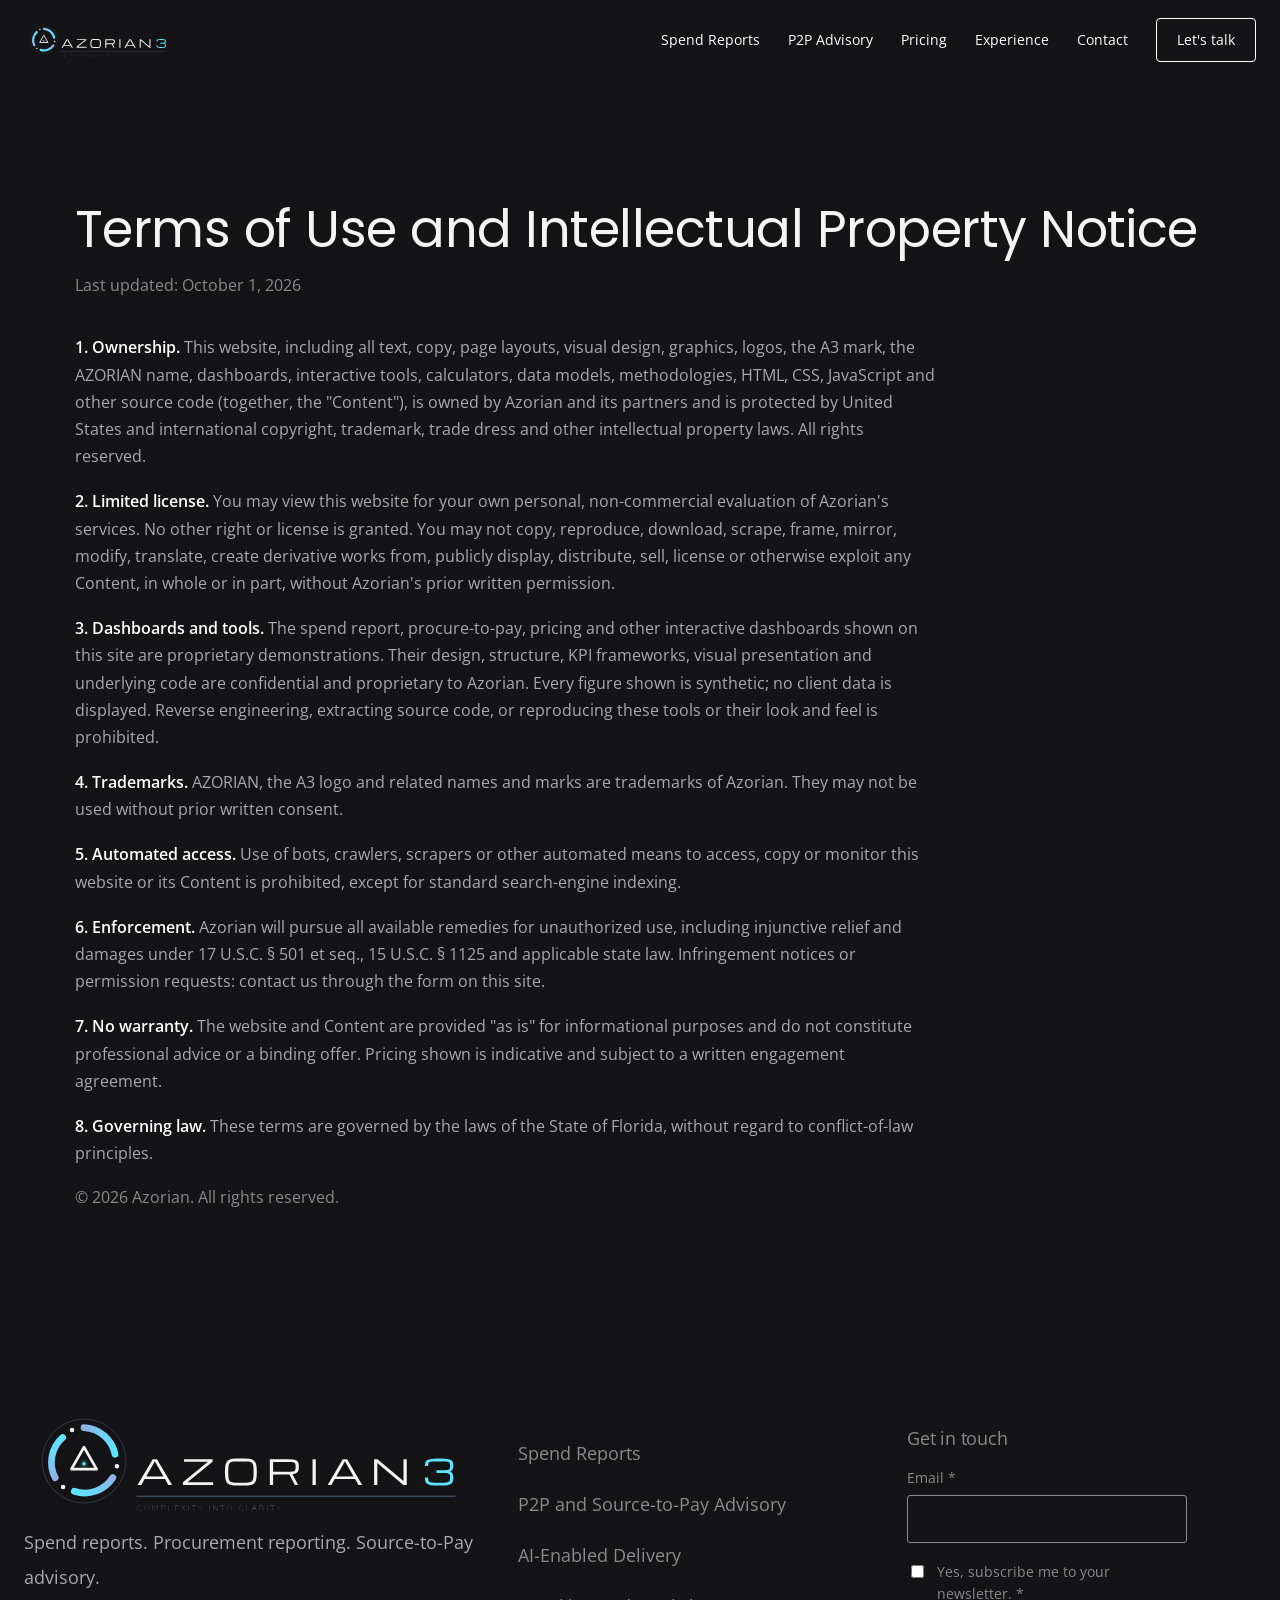
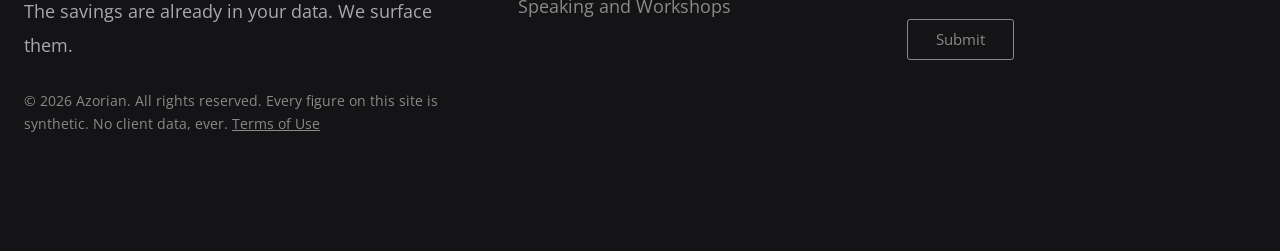
<file: terms-of-use/index.html>
<!doctype html>
<html lang="en">
<head>
<meta charset="utf-8">
<meta name="viewport" content="width=device-width, initial-scale=1">
<title>Terms of Use | Azorian</title>
<meta name="description" content="Terms of Use and Intellectual Property Notice for azorian3.com.">
<link rel="canonical" href="https://www.azorian3.com/terms-of-use/">
<link rel="icon" href="/assets/img/favicon.svg" type="image/svg+xml">
<link rel="preconnect" href="https://fonts.googleapis.com">
<link rel="preconnect" href="https://fonts.gstatic.com" crossorigin>
<link href="https://fonts.googleapis.com/css2?family=Poppins:wght@400;500;600&family=Open+Sans:wght@400;600;700&display=swap" rel="stylesheet">
<link rel="stylesheet" href="/assets/css/site.css">
</head>
<body>
<header class="site-header">
  <div class="wrap">
    <a class="logo" href="/" aria-label="Azorian3 home"><svg preserveAspectRatio="xMidYMid meet" viewBox="0 0 1210 340" height="340" width="1210" xmlns="http://www.w3.org/2000/svg" role="img" aria-label="Azorian3 logo">
    <g>
        <defs>
            <linearGradient y2="0" x2="1" y1="0" x1="0" id="d070a3f4-cd2a-4e7a-a8d8-aa873d1f8d22_comp-kk2o699z">
                <stop stop-color="#8FB4E8" offset="0"></stop>
                <stop stop-color="#5FE3FF" offset="1"></stop>
            </linearGradient>
        </defs>
        <path opacity=".35" stroke-width="1.8" stroke="#8FB4E8" fill="none" d="M271.6 168c0 61.635-49.965 111.6-111.6 111.6S48.4 229.635 48.4 168 98.365 56.4 160 56.4 271.6 106.365 271.6 168z"></path>
        <path transform="matrix(.6 0 0 .6 40 48)" stroke-linecap="round" stroke-width="30" stroke="url(#d070a3f4-cd2a-4e7a-a8d8-aa873d1f8d22_comp-kk2o699z)" fill="none" d="M200 52a148 148 0 0 1 138 118"></path>
        <path transform="rotate(120 126.144 155.547)scale(.6)" stroke-linecap="round" stroke-width="30" stroke="url(#d070a3f4-cd2a-4e7a-a8d8-aa873d1f8d22_comp-kk2o699z)" fill="none" d="M200 52a148 148 0 0 1 138 118"></path>
        <path transform="rotate(-120 153.856 132.453)scale(.6)" stroke-linecap="round" stroke-width="30" stroke="url(#d070a3f4-cd2a-4e7a-a8d8-aa873d1f8d22_comp-kk2o699z)" fill="none" d="M200 52a148 148 0 0 1 138 118"></path>
        <path stroke-linejoin="round" stroke-width="7.2" stroke="#F4F4F2" fill="none" d="m160 130.8 33.6 58.8h-67.2Z"></path>
        <path opacity=".06" fill="#5FE3FF" d="M173.44 175.2c0 7.423-6.017 13.44-13.44 13.44s-13.44-6.017-13.44-13.44 6.017-13.44 13.44-13.44 13.44 6.017 13.44 13.44"></path>
        <path opacity=".12" fill="#5FE3FF" d="M169.24 175.2a9.24 9.24 0 1 1-18.48 0 9.24 9.24 0 0 1 18.48 0"></path>
        <path opacity=".25" fill="#5FE3FF" d="M166.3 175.2a6.3 6.3 0 1 1-12.6 0 6.3 6.3 0 0 1 12.6 0"></path>
        <path fill="#5FE3FF" d="M164.2 175.2a4.2 4.2 0 1 1-8.4 0 4.2 4.2 0 0 1 8.4 0"></path>
        <path fill="#F4F4F2" d="M253.708 181.89a6 6 0 1 1-12 0 6 6 0 0 1 12 0"></path>
        <path fill="#F4F4F2" d="M110.116 237.012a6 6 0 1 1-12 0 6 6 0 0 1 12 0"></path>
        <path fill="#F4F4F2" d="M134.176 85.098a6 6 0 1 1-12 0 6 6 0 0 1 12 0"></path>
        <path fill="#F4F4F2" d="m302.875 232 40.25-69h11.5l40.25 69h-10.062l-8.625-15.812h-54.625L312.938 232Zm23-23h46l-23-40.25Zm97.865 23v-7.187l66.754-54.625h-63.879V163h76.188v7.188l-67.114 54.625h68.551V232Zm145.527 1.438q-10.107 0-16.621-1.37t-10.175-5.054-5.12-10.602-1.46-18.014v-1.796q0-9.165.898-15.386.898-6.222 3.1-10.13 2.2-3.908 5.996-5.975t9.546-2.807q5.75-.742 13.836-.742h18.104q8.086 0 13.836.742 5.75.74 9.545 2.807t5.998 5.975q2.2 3.908 3.1 10.13.898 6.221.898 15.386v1.796q0 11.096-1.46 18.014t-5.121 10.602-10.175 5.053-16.621 1.37Zm0-7.458h18.104q6.423 0 10.826-.449 4.402-.449 7.165-1.931 2.763-1.483 4.222-4.493t2-8.04.539-12.669v-1.796q0-7.907-.54-13.028-.539-5.12-1.999-8.086-1.46-2.965-4.222-4.335t-7.165-1.752-10.826-.381h-18.104q-6.424 0-10.826.381-4.402.382-7.165 1.752t-4.223 4.335-1.999 8.086-.539 13.028v1.796q0 7.637.54 12.668.538 5.032 1.998 8.041t4.223 4.493q2.763 1.482 7.165 1.931t10.826.45M655.542 163h46.18q10.107 0 16.284.898 6.177.899 9.366 3.1t4.313 6.02 1.123 9.658v1.797q0 5.39-1.28 9.276t-4.92 6.29-10.78 3.39L730.83 232h-8.625l-14.69-27.941q-.898.045-1.863.045h-41.486V232h-8.625Zm8.625 33.646h38.139q7.682 0 12.106-.516 4.425-.517 6.514-1.82t2.673-3.683.584-6.154v-1.797q0-4.268-.809-6.738-.808-2.471-3.234-3.64-2.426-1.167-7.232-1.504-4.807-.337-12.848-.337h-35.893ZM769.355 232v-69h8.625v69Zm40.365 0 40.25-69h11.5l40.25 69h-10.063l-8.625-15.812h-54.625L819.782 232Zm23-23h46l-23-40.25Zm100.74 23v-69h8.984l69.314 58.354h.09V163h8.625v69h-8.984l-69.315-58.848h-.09V232Z"></path>
        <path fill="#5FE3FF" d="M1100.383 233.438q-10.107 0-16.306-1.079t-9.479-3.548q-3.28-2.471-4.425-6.582t-1.145-10.174h8.625q0 4.492.651 7.232t2.898 4.2 6.917 1.977 12.713.516h12.04q8.04 0 12.712-.516 4.672-.517 6.918-1.977t2.898-4.2.651-7.232q0-3.998-.629-6.424t-2.83-3.684-6.828-1.684-12.668-.427h-13.387v-7.232h15.184q7.367 0 11.635-.45 4.267-.449 6.311-1.64t2.628-3.458.584-5.908q0-4.312-.83-6.783-.832-2.47-3.303-3.594t-7.3-1.437-12.87-.314h-9.793q-8.04 0-12.87.314-4.829.314-7.3 1.437-2.47 1.124-3.301 3.594t-.831 6.783h-8.625q0-5.884 1.325-9.703t4.807-5.974q3.481-2.157 9.86-3.033t16.486-.875h10.692q10.107 0 16.486.875 6.379.876 9.86 3.033 3.482 2.156 4.807 5.974t1.325 9.703q0 6.963-2.628 10.647t-6.76 4.447q4.177.854 6.783 4.717 2.605 3.863 2.605 11.096 0 6.064-1.145 10.174t-4.425 6.582-9.479 3.548-16.306 1.078Z"></path>
        <path opacity=".6" stroke-width="2" stroke="#8FB4E8" d="M300 262h850.606"></path>
        <path fill="#B9BDC2" d="M307.942 300.057q-1.463 0-2.707-.504-1.245-.503-2.167-1.415t-1.434-2.128-.513-2.66.513-2.66 1.434-2.128 2.167-1.416 2.707-.503q1.311 0 2.489.418t2.033 1.273l-.228.266q-.912-.874-1.995-1.235t-2.299-.361q-1.368 0-2.546.484-1.178.485-2.052 1.35-.874.864-1.358 2.013t-.485 2.499.485 2.498 1.358 2.014 2.052 1.35 2.546.484q1.216 0 2.299-.37 1.083-.371 1.995-1.245l.228.266q-.855.855-2.033 1.283t-2.489.427m19.019 0q-1.463 0-2.708-.504-1.244-.503-2.166-1.415t-1.434-2.128-.513-2.66.513-2.66 1.434-2.128q.922-.912 2.166-1.416 1.245-.503 2.708-.503t2.707.504 2.166 1.415 1.435 2.128.513 2.66-.513 2.66-1.435 2.128q-.921.912-2.166 1.416t-2.707.503m0-.361q1.368 0 2.546-.475t2.052-1.34 1.358-2.013.485-2.518-.484-2.518-1.359-2.014-2.052-1.339-2.546-.475-2.546.475-2.052 1.34-1.358 2.013-.485 2.518.485 2.517 1.358 2.014 2.052 1.34 2.546.475m16.169.304v-13.3h.323l6.327 11.058h-.171l6.308-11.058h.323V300h-.38v-12.749h.152l-6.213 10.868h-.228l-6.232-10.868h.171V300Zm23.864 0v-13.3h4.503q1.634 0 2.802.523 1.169.522 1.796 1.491t.627 2.356q0 1.368-.627 2.346-.627.979-1.796 1.502-1.168.522-2.802.522h-4.294l.171-.171V300Zm.38-4.769-.171-.152h4.332q2.337 0 3.572-1.055t1.235-2.954q0-1.919-1.235-2.964t-3.572-1.045h-4.332l.171-.152Zm18.81 4.769v-13.3h.38v12.939h7.923V300Zm16.72 0v-13.3h8.569v.361h-8.189v12.578h8.474V300Zm.285-6.574v-.361h7.429v.361ZM419.244 300l5.301-7.03v.304l-4.921-6.574h.475l4.636 6.213h-.114l4.636-6.213h.456l-4.864 6.498v-.152l5.244 6.954h-.475l-5.016-6.669h.114L419.7 300Zm19.551 0v-13.3h.38V300Zm13.623 0v-12.939h-4.94v-.361h10.26v.361h-4.94V300Zm16.701 0v-4.655l.095.285-5.51-8.93h.437l5.244 8.493h-.152l5.244-8.493h.437l-5.51 8.93.095-.285V300Zm24.662 0v-13.3h.38V300Zm11.134 0v-13.3h.323l9.956 12.863h-.209V286.7h.38V300h-.323l-9.956-12.863h.209V300Zm23.693 0v-12.939h-4.94v-.361h10.26v.361h-4.94V300Zm19.038.057q-1.463 0-2.707-.504-1.245-.503-2.166-1.415-.922-.912-1.435-2.128t-.513-2.66.513-2.66 1.435-2.128 2.165-1.416 2.708-.503 2.707.504 2.167 1.415 1.434 2.128.513 2.66-.513 2.66-1.434 2.128-2.167 1.416-2.707.503m0-.361q1.368 0 2.546-.475t2.052-1.34 1.358-2.013.485-2.518-.485-2.518-1.358-2.014-2.052-1.339-2.546-.475-2.546.475-2.052 1.34-1.359 2.013-.484 2.518.484 2.517 1.359 2.014 2.052 1.34 2.546.475m32.034.361q-1.463 0-2.707-.504-1.245-.503-2.167-1.415t-1.434-2.128-.513-2.66.513-2.66 1.434-2.128 2.166-1.416 2.708-.503q1.311 0 2.489.418t2.033 1.273l-.228.266q-.912-.874-1.995-1.235t-2.299-.361q-1.368 0-2.546.484-1.178.485-2.052 1.35-.874.864-1.359 2.013-.484 1.15-.484 2.499t.484 2.498 1.359 2.014 2.052 1.35 2.546.484q1.216 0 2.299-.37 1.083-.371 1.995-1.245l.228.266q-.855.855-2.033 1.283t-2.489.427m13.604-.057v-13.3h.38v12.939h7.923V300Zm14.364 0 6.175-13.3h.38l6.175 13.3h-.437l-6.023-12.996h.19L608.085 300Zm2.033-4.009.19-.361h8.265l.19.361ZM628.776 300v-13.3h4.503q2.451 0 3.838 1.15t1.387 3.22q0 1.368-.627 2.346-.627.979-1.795 1.502-1.169.522-2.803.522h-4.294l.171-.171V300Zm9.443 0-3.477-4.826h.475l3.477 4.826Zm-9.063-4.769-.171-.152h4.332q2.337 0 3.572-1.055t1.235-2.954q0-1.919-1.235-2.964t-3.572-1.045h-4.332l.171-.152ZM648.08 300v-13.3h.38V300Zm13.623 0v-12.939h-4.94v-.361h10.26v.361h-4.94V300Zm16.701 0v-4.655l.095.285-5.51-8.93h.437l5.244 8.493h-.152l5.244-8.493h.437l-5.51 8.93.095-.285V300Z"></path>
    </g>
</svg></a>
    <button class="burger" aria-label="Menu" aria-expanded="false"><span></span><span></span><span></span></button>
    <nav class="nav" aria-label="Main">
      <a href="/#spend-reports">Spend Reports</a>
      <a href="/#p2p">P2P Advisory</a>
      <a href="/#pricing">Pricing</a>
      <a href="/#experience">Experience</a>
      <a href="/#contact">Contact</a>
      <a class="btn btn-ghost" href="/#contact">Let's talk</a>
    </nav>
  </div>
</header>
<main class="page">
  <div class="wrap">
    <h1>Terms of Use and Intellectual Property Notice</h1>
    <p class="date">Last updated: October 1, 2026</p>
    <ol>
      <li><b>1. Ownership.</b> This website, including all text, copy, page layouts, visual design, graphics, logos, the A3 mark, the AZORIAN name, dashboards, interactive tools, calculators, data models, methodologies, HTML, CSS, JavaScript and other source code (together, the "Content"), is owned by Azorian and its partners and is protected by United States and international copyright, trademark, trade dress and other intellectual property laws. All rights reserved.</li>
      <li><b>2. Limited license.</b> You may view this website for your own personal, non-commercial evaluation of Azorian's services. No other right or license is granted. You may not copy, reproduce, download, scrape, frame, mirror, modify, translate, create derivative works from, publicly display, distribute, sell, license or otherwise exploit any Content, in whole or in part, without Azorian's prior written permission.</li>
      <li><b>3. Dashboards and tools.</b> The spend report, procure-to-pay, pricing and other interactive dashboards shown on this site are proprietary demonstrations. Their design, structure, KPI frameworks, visual presentation and underlying code are confidential and proprietary to Azorian. Every figure shown is synthetic; no client data is displayed. Reverse engineering, extracting source code, or reproducing these tools or their look and feel is prohibited.</li>
      <li><b>4. Trademarks.</b> AZORIAN, the A3 logo and related names and marks are trademarks of Azorian. They may not be used without prior written consent.</li>
      <li><b>5. Automated access.</b> Use of bots, crawlers, scrapers or other automated means to access, copy or monitor this website or its Content is prohibited, except for standard search-engine indexing.</li>
      <li><b>6. Enforcement.</b> Azorian will pursue all available remedies for unauthorized use, including injunctive relief and damages under 17 U.S.C. &sect; 501 et seq., 15 U.S.C. &sect; 1125 and applicable state law. Infringement notices or permission requests: contact us through the form on this site.</li>
      <li><b>7. No warranty.</b> The website and Content are provided "as is" for informational purposes and do not constitute professional advice or a binding offer. Pricing shown is indicative and subject to a written engagement agreement.</li>
      <li><b>8. Governing law.</b> These terms are governed by the laws of the State of Florida, without regard to conflict-of-law principles.</li>
    </ol>
    <p class="lede">&copy; 2026 Azorian. All rights reserved.</p>
  </div>
</main>
<footer class="site-footer">
  <div class="grid">
    <div class="tag">
      <a class="logo" href="/" aria-label="Azorian3 home"><svg preserveAspectRatio="xMidYMid meet" viewBox="0 0 1210 340" height="340" width="1210" xmlns="http://www.w3.org/2000/svg" role="img" aria-label="Azorian3 logo">
    <g>
        <defs>
            <linearGradient y2="0" x2="1" y1="0" x1="0" id="d070a3f4-cd2a-4e7a-a8d8-aa873d1f8d22_comp-kk2o699z">
                <stop stop-color="#8FB4E8" offset="0"></stop>
                <stop stop-color="#5FE3FF" offset="1"></stop>
            </linearGradient>
        </defs>
        <path opacity=".35" stroke-width="1.8" stroke="#8FB4E8" fill="none" d="M271.6 168c0 61.635-49.965 111.6-111.6 111.6S48.4 229.635 48.4 168 98.365 56.4 160 56.4 271.6 106.365 271.6 168z"></path>
        <path transform="matrix(.6 0 0 .6 40 48)" stroke-linecap="round" stroke-width="30" stroke="url(#d070a3f4-cd2a-4e7a-a8d8-aa873d1f8d22_comp-kk2o699z)" fill="none" d="M200 52a148 148 0 0 1 138 118"></path>
        <path transform="rotate(120 126.144 155.547)scale(.6)" stroke-linecap="round" stroke-width="30" stroke="url(#d070a3f4-cd2a-4e7a-a8d8-aa873d1f8d22_comp-kk2o699z)" fill="none" d="M200 52a148 148 0 0 1 138 118"></path>
        <path transform="rotate(-120 153.856 132.453)scale(.6)" stroke-linecap="round" stroke-width="30" stroke="url(#d070a3f4-cd2a-4e7a-a8d8-aa873d1f8d22_comp-kk2o699z)" fill="none" d="M200 52a148 148 0 0 1 138 118"></path>
        <path stroke-linejoin="round" stroke-width="7.2" stroke="#F4F4F2" fill="none" d="m160 130.8 33.6 58.8h-67.2Z"></path>
        <path opacity=".06" fill="#5FE3FF" d="M173.44 175.2c0 7.423-6.017 13.44-13.44 13.44s-13.44-6.017-13.44-13.44 6.017-13.44 13.44-13.44 13.44 6.017 13.44 13.44"></path>
        <path opacity=".12" fill="#5FE3FF" d="M169.24 175.2a9.24 9.24 0 1 1-18.48 0 9.24 9.24 0 0 1 18.48 0"></path>
        <path opacity=".25" fill="#5FE3FF" d="M166.3 175.2a6.3 6.3 0 1 1-12.6 0 6.3 6.3 0 0 1 12.6 0"></path>
        <path fill="#5FE3FF" d="M164.2 175.2a4.2 4.2 0 1 1-8.4 0 4.2 4.2 0 0 1 8.4 0"></path>
        <path fill="#F4F4F2" d="M253.708 181.89a6 6 0 1 1-12 0 6 6 0 0 1 12 0"></path>
        <path fill="#F4F4F2" d="M110.116 237.012a6 6 0 1 1-12 0 6 6 0 0 1 12 0"></path>
        <path fill="#F4F4F2" d="M134.176 85.098a6 6 0 1 1-12 0 6 6 0 0 1 12 0"></path>
        <path fill="#F4F4F2" d="m302.875 232 40.25-69h11.5l40.25 69h-10.062l-8.625-15.812h-54.625L312.938 232Zm23-23h46l-23-40.25Zm97.865 23v-7.187l66.754-54.625h-63.879V163h76.188v7.188l-67.114 54.625h68.551V232Zm145.527 1.438q-10.107 0-16.621-1.37t-10.175-5.054-5.12-10.602-1.46-18.014v-1.796q0-9.165.898-15.386.898-6.222 3.1-10.13 2.2-3.908 5.996-5.975t9.546-2.807q5.75-.742 13.836-.742h18.104q8.086 0 13.836.742 5.75.74 9.545 2.807t5.998 5.975q2.2 3.908 3.1 10.13.898 6.221.898 15.386v1.796q0 11.096-1.46 18.014t-5.121 10.602-10.175 5.053-16.621 1.37Zm0-7.458h18.104q6.423 0 10.826-.449 4.402-.449 7.165-1.931 2.763-1.483 4.222-4.493t2-8.04.539-12.669v-1.796q0-7.907-.54-13.028-.539-5.12-1.999-8.086-1.46-2.965-4.222-4.335t-7.165-1.752-10.826-.381h-18.104q-6.424 0-10.826.381-4.402.382-7.165 1.752t-4.223 4.335-1.999 8.086-.539 13.028v1.796q0 7.637.54 12.668.538 5.032 1.998 8.041t4.223 4.493q2.763 1.482 7.165 1.931t10.826.45M655.542 163h46.18q10.107 0 16.284.898 6.177.899 9.366 3.1t4.313 6.02 1.123 9.658v1.797q0 5.39-1.28 9.276t-4.92 6.29-10.78 3.39L730.83 232h-8.625l-14.69-27.941q-.898.045-1.863.045h-41.486V232h-8.625Zm8.625 33.646h38.139q7.682 0 12.106-.516 4.425-.517 6.514-1.82t2.673-3.683.584-6.154v-1.797q0-4.268-.809-6.738-.808-2.471-3.234-3.64-2.426-1.167-7.232-1.504-4.807-.337-12.848-.337h-35.893ZM769.355 232v-69h8.625v69Zm40.365 0 40.25-69h11.5l40.25 69h-10.063l-8.625-15.812h-54.625L819.782 232Zm23-23h46l-23-40.25Zm100.74 23v-69h8.984l69.314 58.354h.09V163h8.625v69h-8.984l-69.315-58.848h-.09V232Z"></path>
        <path fill="#5FE3FF" d="M1100.383 233.438q-10.107 0-16.306-1.079t-9.479-3.548q-3.28-2.471-4.425-6.582t-1.145-10.174h8.625q0 4.492.651 7.232t2.898 4.2 6.917 1.977 12.713.516h12.04q8.04 0 12.712-.516 4.672-.517 6.918-1.977t2.898-4.2.651-7.232q0-3.998-.629-6.424t-2.83-3.684-6.828-1.684-12.668-.427h-13.387v-7.232h15.184q7.367 0 11.635-.45 4.267-.449 6.311-1.64t2.628-3.458.584-5.908q0-4.312-.83-6.783-.832-2.47-3.303-3.594t-7.3-1.437-12.87-.314h-9.793q-8.04 0-12.87.314-4.829.314-7.3 1.437-2.47 1.124-3.301 3.594t-.831 6.783h-8.625q0-5.884 1.325-9.703t4.807-5.974q3.481-2.157 9.86-3.033t16.486-.875h10.692q10.107 0 16.486.875 6.379.876 9.86 3.033 3.482 2.156 4.807 5.974t1.325 9.703q0 6.963-2.628 10.647t-6.76 4.447q4.177.854 6.783 4.717 2.605 3.863 2.605 11.096 0 6.064-1.145 10.174t-4.425 6.582-9.479 3.548-16.306 1.078Z"></path>
        <path opacity=".6" stroke-width="2" stroke="#8FB4E8" d="M300 262h850.606"></path>
        <path fill="#B9BDC2" d="M307.942 300.057q-1.463 0-2.707-.504-1.245-.503-2.167-1.415t-1.434-2.128-.513-2.66.513-2.66 1.434-2.128 2.167-1.416 2.707-.503q1.311 0 2.489.418t2.033 1.273l-.228.266q-.912-.874-1.995-1.235t-2.299-.361q-1.368 0-2.546.484-1.178.485-2.052 1.35-.874.864-1.358 2.013t-.485 2.499.485 2.498 1.358 2.014 2.052 1.35 2.546.484q1.216 0 2.299-.37 1.083-.371 1.995-1.245l.228.266q-.855.855-2.033 1.283t-2.489.427m19.019 0q-1.463 0-2.708-.504-1.244-.503-2.166-1.415t-1.434-2.128-.513-2.66.513-2.66 1.434-2.128q.922-.912 2.166-1.416 1.245-.503 2.708-.503t2.707.504 2.166 1.415 1.435 2.128.513 2.66-.513 2.66-1.435 2.128q-.921.912-2.166 1.416t-2.707.503m0-.361q1.368 0 2.546-.475t2.052-1.34 1.358-2.013.485-2.518-.484-2.518-1.359-2.014-2.052-1.339-2.546-.475-2.546.475-2.052 1.34-1.358 2.013-.485 2.518.485 2.517 1.358 2.014 2.052 1.34 2.546.475m16.169.304v-13.3h.323l6.327 11.058h-.171l6.308-11.058h.323V300h-.38v-12.749h.152l-6.213 10.868h-.228l-6.232-10.868h.171V300Zm23.864 0v-13.3h4.503q1.634 0 2.802.523 1.169.522 1.796 1.491t.627 2.356q0 1.368-.627 2.346-.627.979-1.796 1.502-1.168.522-2.802.522h-4.294l.171-.171V300Zm.38-4.769-.171-.152h4.332q2.337 0 3.572-1.055t1.235-2.954q0-1.919-1.235-2.964t-3.572-1.045h-4.332l.171-.152Zm18.81 4.769v-13.3h.38v12.939h7.923V300Zm16.72 0v-13.3h8.569v.361h-8.189v12.578h8.474V300Zm.285-6.574v-.361h7.429v.361ZM419.244 300l5.301-7.03v.304l-4.921-6.574h.475l4.636 6.213h-.114l4.636-6.213h.456l-4.864 6.498v-.152l5.244 6.954h-.475l-5.016-6.669h.114L419.7 300Zm19.551 0v-13.3h.38V300Zm13.623 0v-12.939h-4.94v-.361h10.26v.361h-4.94V300Zm16.701 0v-4.655l.095.285-5.51-8.93h.437l5.244 8.493h-.152l5.244-8.493h.437l-5.51 8.93.095-.285V300Zm24.662 0v-13.3h.38V300Zm11.134 0v-13.3h.323l9.956 12.863h-.209V286.7h.38V300h-.323l-9.956-12.863h.209V300Zm23.693 0v-12.939h-4.94v-.361h10.26v.361h-4.94V300Zm19.038.057q-1.463 0-2.707-.504-1.245-.503-2.166-1.415-.922-.912-1.435-2.128t-.513-2.66.513-2.66 1.435-2.128 2.165-1.416 2.708-.503 2.707.504 2.167 1.415 1.434 2.128.513 2.66-.513 2.66-1.434 2.128-2.167 1.416-2.707.503m0-.361q1.368 0 2.546-.475t2.052-1.34 1.358-2.013.485-2.518-.485-2.518-1.358-2.014-2.052-1.339-2.546-.475-2.546.475-2.052 1.34-1.359 2.013-.484 2.518.484 2.517 1.359 2.014 2.052 1.34 2.546.475m32.034.361q-1.463 0-2.707-.504-1.245-.503-2.167-1.415t-1.434-2.128-.513-2.66.513-2.66 1.434-2.128 2.166-1.416 2.708-.503q1.311 0 2.489.418t2.033 1.273l-.228.266q-.912-.874-1.995-1.235t-2.299-.361q-1.368 0-2.546.484-1.178.485-2.052 1.35-.874.864-1.359 2.013-.484 1.15-.484 2.499t.484 2.498 1.359 2.014 2.052 1.35 2.546.484q1.216 0 2.299-.37 1.083-.371 1.995-1.245l.228.266q-.855.855-2.033 1.283t-2.489.427m13.604-.057v-13.3h.38v12.939h7.923V300Zm14.364 0 6.175-13.3h.38l6.175 13.3h-.437l-6.023-12.996h.19L608.085 300Zm2.033-4.009.19-.361h8.265l.19.361ZM628.776 300v-13.3h4.503q2.451 0 3.838 1.15t1.387 3.22q0 1.368-.627 2.346-.627.979-1.795 1.502-1.169.522-2.803.522h-4.294l.171-.171V300Zm9.443 0-3.477-4.826h.475l3.477 4.826Zm-9.063-4.769-.171-.152h4.332q2.337 0 3.572-1.055t1.235-2.954q0-1.919-1.235-2.964t-3.572-1.045h-4.332l.171-.152ZM648.08 300v-13.3h.38V300Zm13.623 0v-12.939h-4.94v-.361h10.26v.361h-4.94V300Zm16.701 0v-4.655l.095.285-5.51-8.93h.437l5.244 8.493h-.152l5.244-8.493h.437l-5.51 8.93.095-.285V300Z"></path>
    </g>
</svg></a>
      <p>Spend reports. Procurement reporting. Source-to-Pay advisory.</p>
      <p>The savings are already in your data. We surface them.</p>
      <div class="legal">&copy; 2026 Azorian. All rights reserved. Every figure on this site is synthetic. No client data, ever. <a href="/terms-of-use/">Terms of Use</a></div>
    </div>
    <nav class="links" aria-label="Footer">
      <a href="/#spend-reports">Spend Reports</a>
      <a href="/#p2p">P2P and Source-to-Pay Advisory</a>
      <a href="/#spend-reports">AI-Enabled Delivery</a>
      <a href="/#experience">Speaking and Workshops</a>
    </nav>
    <form class="news" data-form="newsletter" novalidate>
      <h4>Get in touch</h4>
      <label for="n-email">Email *</label>
      <input id="n-email" name="email" type="email" required autocomplete="email">
      <label class="chk"><input type="checkbox" name="newsletter" value="yes" required> Yes, subscribe me to your newsletter. *</label>
      <button class="btn btn-outline" type="submit">Submit</button>
    </form>
  </div>
</footer>
<div class="toast" role="status" aria-live="polite"></div>
<script src="/assets/js/site.js"></script>
</body>
</html>
</file>
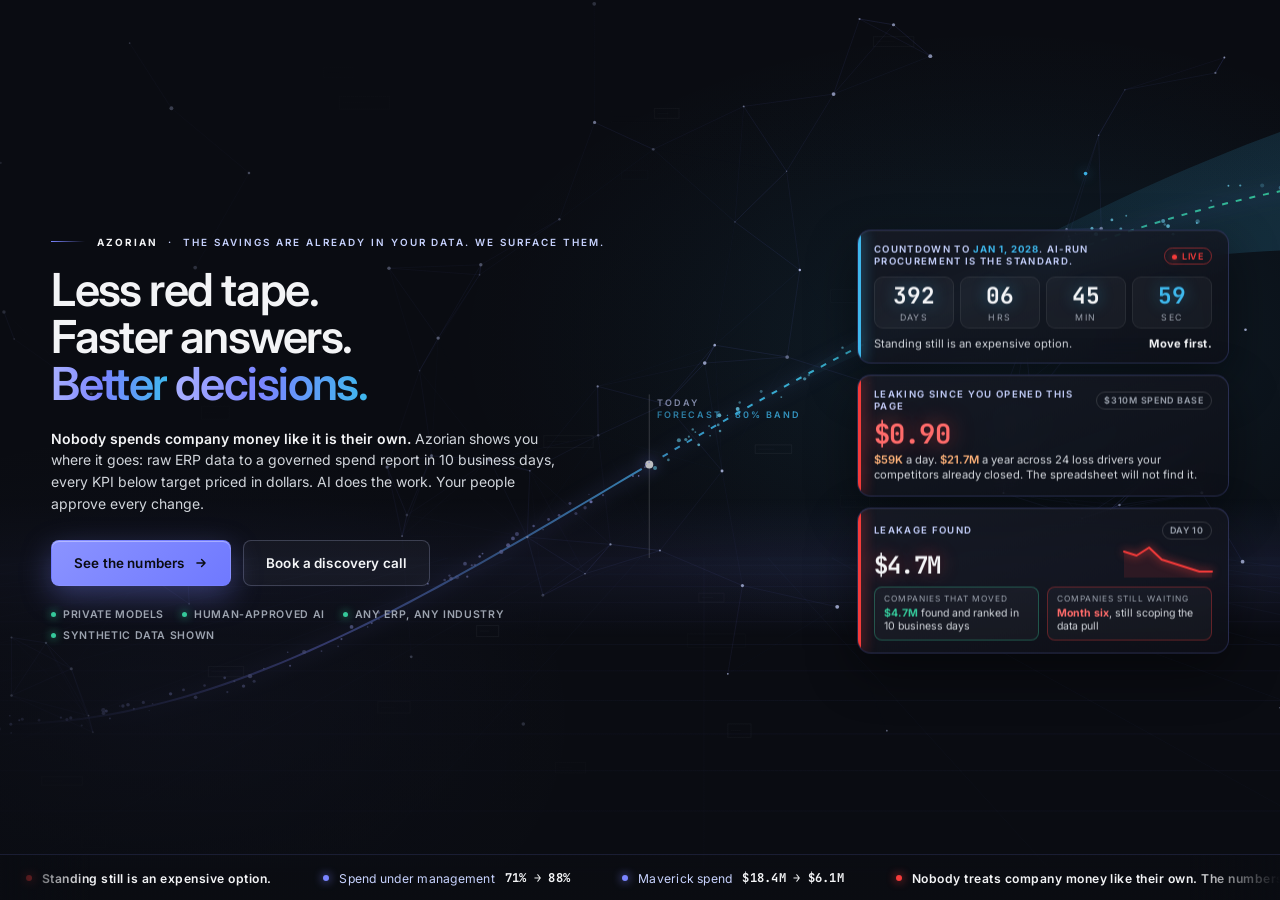
<file: embeds/hero.html>
<!doctype html><html lang="en"><head><style>
  body, body * { -webkit-user-select: none !important; -moz-user-select: none !important; user-select: none !important; -webkit-touch-callout: none !important; }
  input, textarea, [contenteditable="true"] { -webkit-user-select: text !important; -moz-user-select: text !important; user-select: text !important; }
  img, svg, video { -webkit-user-drag: none !important; pointer-events: auto; }
</style>
<script>
(function () {
  var block = function (e) {
    var t = e.target;
    if (t && (t.tagName === 'INPUT' || t.tagName === 'TEXTAREA' || t.isContentEditable)) return;
    e.preventDefault();
    return false;
  };
  ['contextmenu', 'selectstart', 'dragstart', 'copy', 'cut'].forEach(function (ev) {
    document.addEventListener(ev, block, true);
  });
  document.addEventListener('keydown', function (e) {
    var k = (e.key || '').toLowerCase();
    var t = e.target;
    var editable = t && (t.tagName === 'INPUT' || t.tagName === 'TEXTAREA' || t.isContentEditable);
    if ((e.ctrlKey || e.metaKey) && !editable && ['a', 'c', 's', 'u', 'p'].indexOf(k) !== -1) { e.preventDefault(); return false; }
    if ((e.ctrlKey || e.metaKey) && e.shiftKey && ['i', 'j', 'c'].indexOf(k) !== -1) { e.preventDefault(); return false; }
    if (k === 'f12') { e.preventDefault(); return false; }
  }, true);
})();
</script>
<meta charset="utf-8"><meta name="viewport" content="width=device-width,initial-scale=1">
<link rel="preconnect" href="https://fonts.googleapis.com"><link href="https://fonts.googleapis.com/css2?family=Inter:wght@400;500;600;700;800&family=JetBrains+Mono:wght@500;700&display=swap" rel="stylesheet">
<style>
:root{--bg:#0A0C12;--text:#E5E7EB;--muted:#9CA3AF;--label:#C7D2FE;--title:#F3F4F6;--primary:#7A84FF;--cyan:#3EB8ED;--accent:#35C89A;--neg:#F53B3A;--orange:#F29A45}
*{box-sizing:border-box;margin:0;padding:0}
html,body{width:100%;height:100%;overflow:hidden;background:var(--bg)}
body{font-family:'Inter',system-ui,-apple-system,Segoe UI,Roboto,sans-serif;color:var(--text);-webkit-font-smoothing:antialiased}
.mono{font-family:'JetBrains Mono',ui-monospace,monospace}
#bg{position:absolute;inset:0;width:100%;height:100%;display:block}
.stage{position:absolute;inset:0;overflow:hidden;background:
  radial-gradient(900px 520px at 78% 38%,rgba(62,184,237,.10),transparent 60%),
  radial-gradient(700px 480px at 12% 80%,rgba(122,132,255,.10),transparent 60%),var(--bg)}
.shade{position:absolute;inset:0;pointer-events:none;
  background:linear-gradient(90deg,rgba(10,12,18,.72) 0%,rgba(10,12,18,.50) 38%,rgba(10,12,18,.04) 60%,rgba(10,12,18,0) 100%),
             linear-gradient(180deg,rgba(10,12,18,.30) 0%,rgba(10,12,18,0) 22%,rgba(10,12,18,0) 72%,rgba(10,12,18,.72) 100%)}

/* ---------- left copy (desktop only; on phones the native Wix text sits above the embed) ---------- */
.wrap{position:absolute;inset:0;padding:0 max(40px,4%);display:flex;align-items:center}
.copy{position:relative;width:min(560px,50%);margin-top:-22px}
.eyebrow{display:flex;align-items:center;gap:12px;font-size:.62rem;letter-spacing:.2em;text-transform:uppercase;color:var(--label);font-weight:600;animation:in .6s .05s cubic-bezier(.2,.7,.2,1) both}
.eyebrow i{display:block;width:34px;height:1px;background:linear-gradient(90deg,var(--primary),transparent)}
.eyebrow b{color:var(--title);font-weight:700}
h1{margin-top:18px;font-weight:600;font-size:clamp(38px,3.55vw,62px);line-height:1.04;letter-spacing:-.035em;color:var(--title)}
h1 .w{display:inline-block;opacity:0;transform:translateY(22px);animation:word .7s cubic-bezier(.2,.7,.2,1) forwards}
h1 .hi{background:linear-gradient(92deg,#A9B0FF 0%,#7A84FF 45%,#3EB8ED 100%);-webkit-background-clip:text;background-clip:text;color:transparent}
@keyframes word{to{opacity:1;transform:none}}
.sub{margin-top:20px;font-size:clamp(14px,1.02vw,16.5px);line-height:1.55;color:#D1D5DB;max-width:520px;animation:in .7s .55s cubic-bezier(.2,.7,.2,1) both}
.sub b{color:var(--title);font-weight:600}
.ctas{display:flex;align-items:center;gap:12px;margin-top:26px;animation:in .7s .7s cubic-bezier(.2,.7,.2,1) both}
.btn{position:relative;display:inline-flex;align-items:center;gap:10px;height:46px;padding:0 22px;border-radius:8px;font-size:.84rem;font-weight:600;letter-spacing:.01em;cursor:pointer;border:1px solid transparent;transition:transform .18s ease,box-shadow .18s ease,background .18s ease;user-select:none;white-space:nowrap}
.btn.p{background:linear-gradient(135deg,#8B93FF,#6F79FF);color:#0A0C12;box-shadow:0 10px 30px rgba(122,132,255,.35),inset 0 1px 0 rgba(255,255,255,.35)}
.btn.p:hover{transform:translateY(-1px);box-shadow:0 16px 40px rgba(122,132,255,.5),inset 0 1px 0 rgba(255,255,255,.35)}
.btn.p svg{width:14px;height:14px;transition:transform .18s ease}.btn.p:hover svg{transform:translateX(3px)}
.btn.g{background:rgba(255,255,255,.03);color:var(--title);border-color:rgba(199,210,254,.22)}
.btn.g:hover{background:rgba(255,255,255,.07);border-color:rgba(199,210,254,.45)}
.chips{display:flex;flex-wrap:wrap;gap:8px 18px;margin-top:22px;font-size:.66rem;letter-spacing:.06em;text-transform:uppercase;color:var(--muted);font-weight:600;animation:in .7s .85s cubic-bezier(.2,.7,.2,1) both}
.chips span{display:inline-flex;align-items:center;gap:7px}
.chips span::before{content:"";width:5px;height:5px;border-radius:50%;background:var(--accent);box-shadow:0 0 8px var(--accent)}

/* ---------- right column ---------- */
.col{position:absolute;right:max(40px,4%);top:50%;transform:translateY(-52%);width:min(372px,33%);display:flex;flex-direction:column;gap:11px;pointer-events:none}
.pnl{position:relative;padding:13px 16px 12px;border-radius:14px;background:linear-gradient(160deg,rgba(24,27,38,.82),rgba(14,16,24,.76));border:1px solid rgba(122,132,255,.22);backdrop-filter:blur(12px);-webkit-backdrop-filter:blur(12px);box-shadow:0 18px 50px rgba(0,0,0,.45),inset 0 1px 0 rgba(255,255,255,.05);overflow:hidden;animation:in .6s cubic-bezier(.2,.7,.2,1) both}
.pnl::before{content:"";position:absolute;left:0;top:0;bottom:0;width:3px;background:var(--c,var(--primary));box-shadow:0 0 14px var(--c,var(--primary))}
.k{display:flex;justify-content:space-between;align-items:center;gap:8px;font-size:.6rem;letter-spacing:.14em;text-transform:uppercase;color:var(--label);font-weight:600;line-height:1.3}
.k em{font-style:normal;font-size:.56rem;letter-spacing:.08em;padding:2px 7px;border-radius:999px;border:1px solid rgba(255,255,255,.14);color:var(--muted);white-space:nowrap;flex:none}
.k em.live{color:var(--neg);border-color:rgba(245,59,58,.5)}
.k em.live::before{content:"";display:inline-block;width:5px;height:5px;border-radius:50%;background:var(--neg);margin-right:5px;box-shadow:0 0 8px var(--neg);animation:blink 1.2s infinite}
@keyframes blink{50%{opacity:.25}}

/* clock */
.clock{--c:#3EB8ED;animation-delay:.15s}
.clock .k .date{color:var(--cyan);font-weight:700;letter-spacing:.1em;white-space:nowrap}
.clock .t{display:flex;gap:6px;margin-top:8px;align-items:flex-end}
.clock .u{flex:1;text-align:center;background:rgba(255,255,255,.035);border:1px solid rgba(255,255,255,.07);border-radius:9px;padding:7px 4px 5px}
.clock .u b{display:block;font-family:'JetBrains Mono',monospace;font-size:1.42rem;font-weight:700;color:var(--title);letter-spacing:-.02em;line-height:1;text-shadow:0 0 16px rgba(62,184,237,.45);font-variant-numeric:tabular-nums}
.clock .u span{display:block;font-size:.55rem;letter-spacing:.14em;text-transform:uppercase;color:var(--muted);margin-top:4px}
.clock .u.s b{color:var(--cyan)}
.clock .sub2{display:flex;justify-content:space-between;align-items:center;margin-top:8px;font-size:.7rem;color:#D1D5DB}
.clock .sub2 b{color:var(--title);font-weight:700;letter-spacing:.02em}

/* leak */
.leak{--c:#F53B3A;animation-delay:.3s}
.leak .v{font-family:'JetBrains Mono',monospace;font-size:1.7rem;font-weight:700;color:#FF6B6A;letter-spacing:-.03em;line-height:1;margin-top:7px;text-shadow:0 0 22px rgba(245,59,58,.55);font-variant-numeric:tabular-nums}
.leak .d{font-size:.7rem;color:#D1D5DB;margin-top:5px;line-height:1.4}
.leak .d b{color:#FFB37A;font-weight:600}

/* rotating card */
.card{animation:in .6s cubic-bezier(.2,.7,.2,1) both}
.card.out{animation:out .45s ease both}
@keyframes in{from{opacity:0;transform:translateY(16px)}to{opacity:1;transform:none}}
@keyframes out{to{opacity:0;transform:translateY(-12px)}}
.card .row{display:flex;align-items:flex-end;justify-content:space-between;gap:10px;margin-top:6px}
.card .v{font-family:'JetBrains Mono',monospace;font-size:1.5rem;font-weight:700;letter-spacing:-.03em;color:var(--title);line-height:1;text-shadow:0 0 18px color-mix(in srgb,var(--c) 45%,transparent)}
.card .cmp{display:grid;grid-template-columns:1fr 1fr;gap:8px;margin-top:9px}
.card .cmp div{border-radius:8px;padding:6px 9px;font-size:.66rem;line-height:1.3;background:rgba(255,255,255,.03);border:1px solid rgba(255,255,255,.06)}
.card .cmp div small{display:block;font-size:.52rem;letter-spacing:.12em;text-transform:uppercase;color:var(--muted);margin-bottom:2px}
.card .cmp .them{border-color:rgba(53,200,154,.35);color:#D1D5DB}.card .cmp .them b{color:var(--accent)}
.card .cmp .you{border-color:rgba(245,59,58,.35);color:#D1D5DB}.card .cmp .you b{color:#FF6B6A}
.card svg{width:88px;height:32px;flex:none;overflow:visible}
.card svg path{fill:none;stroke:var(--c);stroke-width:2;stroke-linecap:round;stroke-linejoin:round;filter:drop-shadow(0 0 4px var(--c));stroke-dasharray:400;stroke-dashoffset:400;animation:draw 1.4s .2s cubic-bezier(.2,.7,.2,1) forwards}
.card svg .a{fill:var(--c);opacity:.12;stroke:none;filter:none;animation:none}
@keyframes draw{to{stroke-dashoffset:0}}

/* ticker */
.ticker{position:absolute;left:0;right:0;bottom:0;height:46px;display:flex;align-items:center;background:linear-gradient(180deg,rgba(10,12,18,0),rgba(10,12,18,.92) 40%);border-top:1px solid rgba(122,132,255,.14);overflow:hidden;pointer-events:none}
.ticker::before,.ticker::after{content:"";position:absolute;top:0;bottom:0;width:90px;z-index:2}
.ticker::before{left:0;background:linear-gradient(90deg,rgba(10,12,18,1),rgba(10,12,18,0))}
.ticker::after{right:0;background:linear-gradient(270deg,rgba(10,12,18,1),rgba(10,12,18,0))}
.track{display:flex;white-space:nowrap;will-change:transform;animation:mq 64s linear infinite}
@keyframes mq{from{transform:translateX(0)}to{transform:translateX(-50%)}}
.ti{display:inline-flex;align-items:center;gap:10px;padding:0 26px;font-size:.76rem;color:#C7D2FE;letter-spacing:.02em}
.ti b{font-family:'JetBrains Mono',monospace;font-weight:700;color:var(--title)}
.ti .up{color:var(--accent)}.ti .dn{color:#FF6B6A}
.ti i{width:6px;height:6px;border-radius:50%;background:var(--primary);box-shadow:0 0 10px var(--primary);display:inline-block;flex:none}
.ti.tag{color:var(--title);font-weight:600;letter-spacing:.04em}
.ti.tag i{background:var(--neg);box-shadow:0 0 10px var(--neg)}
.ti.soft{color:var(--muted);text-transform:uppercase;letter-spacing:.14em;font-size:.62rem;font-weight:600}
.ti.soft i{background:var(--accent);box-shadow:0 0 10px var(--accent)}

/* mobile: the embed owns the whole hero (native Wix headline/CTA are hidden on phones).
   Flow layout: copy on top, countdown + leak panels pushed to the bottom above the ticker, no overlap. */
@media(max-width:860px){
  .stage{display:flex;flex-direction:column}
  .wrap{position:relative;inset:auto;flex:none;padding:22px 18px 0;display:block}
  .copy{width:100%;margin-top:0}
  .eyebrow{font-size:.56rem;letter-spacing:.14em}.eyebrow i{width:18px}
  h1{margin-top:12px;font-size:clamp(28px,8.4vw,38px);line-height:1.05}
  .sub{margin-top:10px;font-size:13.5px;line-height:1.45;max-width:none}
  .more{display:none}
  .ctas{margin-top:14px;flex-wrap:wrap;gap:8px}
  .btn{height:40px;padding:0 14px;font-size:.78rem}
  .btn.g{display:none}
  .chips{display:none}
  .col{position:relative;inset:auto;transform:none;width:auto;flex:none;margin:auto 14px 54px;padding-top:12px;flex-direction:column;gap:8px}
  .card,#cardSlot{display:none}
  .pnl{padding:10px 14px 9px}
  .clock .t{margin-top:6px}.clock .u{padding:5px 4px 4px}.clock .u b{font-size:1.25rem}.clock .sub2{margin-top:6px;font-size:.66rem}
  .leak .v{font-size:1.4rem;margin-top:5px}
  .leak .d{font-size:.64rem;margin-top:4px}
  .shade{background:linear-gradient(180deg,rgba(10,12,18,.62),rgba(10,12,18,.34) 40%,rgba(10,12,18,.78))}
}
@media(prefers-reduced-motion:reduce){.track,.card,.pnl,.card svg path,.k em.live::before,h1 .w,.eyebrow,.sub,.ctas,.chips{animation:none;opacity:1;stroke-dashoffset:0;transform:none}}
</style></head><body>
<div class="stage">
  <canvas id="bg"></canvas>
  <div class="shade"></div>

  <div class="wrap"><div class="copy">
    <div class="eyebrow"><i></i><span><b>Azorian</b> &nbsp;·&nbsp; The savings are already in your data. We surface them.</span></div>
    <h1 id="h1"></h1>
    <p class="sub"><b>Nobody spends company money like it is their own.</b> Azorian shows you where it goes: raw ERP data to a governed spend report in 10 business days<span class="more">, every KPI below target priced in dollars. AI does the work. Your people approve every change</span>.</p>
    <div class="ctas">
      <span class="btn p" id="ctaShow">See the numbers<svg viewBox="0 0 24 24" fill="none" stroke="currentColor" stroke-width="2.4" stroke-linecap="round" stroke-linejoin="round"><path d="M5 12h14M13 6l6 6-6 6"/></svg></span>
      <span class="btn g" id="ctaTalk">Book a discovery call</span>
    </div>
    <div class="chips"><span>Private models</span><span>Human-approved AI</span><span>Any ERP, any industry</span><span>Synthetic data shown</span></div>
  </div></div>

  <div class="col">
    <div class="pnl clock">
      <div class="k"><span>Countdown to <b class="date">Jan 1, 2028</b><span class="more">. AI-run procurement is the standard</span>.</span><em class="live">Live</em></div>
      <div class="t"><div class="u"><b id="cd">000</b><span>days</span></div><div class="u"><b id="ch">00</b><span>hrs</span></div><div class="u"><b id="cm">00</b><span>min</span></div><div class="u s"><b id="cs">00</b><span>sec</span></div></div>
      <div class="sub2"><span>Standing still is an expensive option.</span><b>Move first.</b></div>
    </div>
    <div class="pnl leak">
      <div class="k"><span>Leaking since you opened this page</span><em>$310M spend base</em></div>
      <div class="v" id="leak">$0.00</div>
      <div class="d"><b id="perDay">$59K</b> a day. <b id="perYear">$21.7M</b> a year across 24 loss drivers<span class="more"> your competitors already closed. The spreadsheet will not find it</span>.</div>
    </div>
    <div id="cardSlot"></div>
  </div>
  <div class="ticker"><div class="track" id="track"></div></div>
</div>
<script>
(function(){
'use strict';
const R=window.devicePixelRatio||1, cv=document.getElementById('bg'), cx=cv.getContext('2d');
let W=0,H=0,reduced=matchMedia('(prefers-reduced-motion: reduce)').matches;
function size(){W=innerWidth;H=innerHeight;cv.width=W*R;cv.height=H*R;cv.style.width=W+'px';cv.style.height=H+'px';cx.setTransform(R,0,0,R,0,0);build()}
addEventListener('resize',size);
let s=1337;const rnd=()=>{s=(s*16807)%2147483647;return (s-1)/2147483646};
let nodes=[],flows=[],pulses=[],debris=[];
function build(){
  s=1337;nodes=[];flows=[];pulses=[];debris=[];
  const n=Math.round(Math.min(90,Math.max(36,W*H/14000)));
  for(let i=0;i<n;i++)nodes.push({x:rnd()*W,y:rnd()*H*.82,vx:(rnd()-.5)*.12,vy:(rnd()-.5)*.09,r:rnd()*1.4+.6,p:rnd()*Math.PI*2});
  for(let i=0;i<150;i++)flows.push({t:rnd(),o:rnd()*.6+.3,sp:(rnd()*.5+.5)*.00075,w:rnd()*1.6+.6,off:(rnd()-.5)*18});
  /* "old world" debris: spreadsheet cells drifting down and fading, swept left-bottom */
  for(let i=0;i<26;i++)debris.push({x:rnd()*W*.7,y:rnd()*H,w:22+rnd()*36,h:8+rnd()*6,vy:.012+rnd()*.02,o:.05+rnd()*.10,ph:rnd()*7});
}
function curve(t){
  const p0={x:-W*.05,y:H*.80},p1={x:W*.30,y:H*.86},p2={x:W*.58,y:H*.30},p3={x:W*1.05,y:H*.20};const u=1-t;
  return {x:u*u*u*p0.x+3*u*u*t*p1.x+3*u*t*t*p2.x+t*t*t*p3.x, y:u*u*u*p0.y+3*u*u*t*p1.y+3*u*t*t*p2.y+t*t*t*p3.y};
}
let last=0,T=0;
function frame(ts){const dt=Math.min(50,ts-last);last=ts;T+=dt;cx.clearRect(0,0,W,H);drawGrid(T);drawDebris(dt,T);drawBand(T);drawNodes(dt,T);drawFlow(dt,T);if(!reduced)requestAnimationFrame(frame)}
function drawGrid(T){
  const hz=H*.62,rows=14,sh=(T*.00004)%1;
  cx.save();cx.strokeStyle='rgba(122,132,255,.10)';cx.lineWidth=1;
  for(let i=0;i<rows;i++){const k=((i+sh)/rows);const y=hz+(H-hz)*k*k;cx.globalAlpha=.25+k*.5;cx.beginPath();cx.moveTo(0,y);cx.lineTo(W,y);cx.stroke()}
  cx.globalAlpha=.35;const cxm=W*.55;
  for(let i=-10;i<=10;i++){cx.beginPath();cx.moveTo(cxm+i*W*.05,hz);cx.lineTo(cxm+i*W*.32,H+40);cx.stroke()}
  const g=cx.createLinearGradient(0,hz-60,0,hz+80);g.addColorStop(0,'rgba(122,132,255,0)');g.addColorStop(.5,'rgba(122,132,255,.10)');g.addColorStop(1,'rgba(122,132,255,0)');
  cx.globalAlpha=1;cx.fillStyle=g;cx.fillRect(0,hz-60,W,140);cx.restore();
}
function drawDebris(dt,T){
  cx.save();
  for(const d of debris){d.y+=d.vy*dt;d.x-=d.vy*dt*.35;if(d.y>H+20){d.y=-20;d.x=rnd()*W*.7}
    const a=d.o*(.6+.4*Math.sin(T*.001+d.ph));cx.strokeStyle=`rgba(156,163,175,${a})`;cx.lineWidth=1;cx.strokeRect(d.x,d.y,d.w,d.h);
    cx.fillStyle=`rgba(156,163,175,${a*.5})`;cx.fillRect(d.x+3,d.y+d.h/2-.5,d.w*.45,1)}
  cx.restore();
}
function drawBand(T){
  const N=90,br=Math.sin(T*.0009)*.5+.5;cx.save();cx.beginPath();
  for(let i=0;i<=N;i++){const t=i/N,p=curve(t);const w=(t>.55?(t-.55)/.45:0);const sp=w*w*(52+br*20);cx.lineTo(p.x,p.y-sp)}
  for(let i=N;i>=0;i--){const t=i/N,p=curve(t);const w=(t>.55?(t-.55)/.45:0);const sp=w*w*(52+br*20);cx.lineTo(p.x,p.y+sp)}
  cx.closePath();const g=cx.createLinearGradient(W*.5,0,W,0);g.addColorStop(0,'rgba(62,184,237,0)');g.addColorStop(1,'rgba(62,184,237,.16)');cx.fillStyle=g;cx.fill();
  cx.setLineDash([]);cx.lineWidth=2;cx.shadowBlur=18;cx.shadowColor='rgba(122,132,255,.9)';
  const lg=cx.createLinearGradient(0,0,W,0);lg.addColorStop(0,'rgba(122,132,255,0)');lg.addColorStop(.25,'rgba(122,132,255,.85)');lg.addColorStop(.55,'rgba(62,184,237,.95)');lg.addColorStop(1,'rgba(53,200,154,.9)');cx.strokeStyle=lg;
  cx.beginPath();for(let i=0;i<=N;i++){const t=i/N,p=curve(t);if(t>.55)break;i===0?cx.moveTo(p.x,p.y):cx.lineTo(p.x,p.y)}cx.stroke();
  cx.setLineDash([6,8]);cx.lineDashOffset=-T*.02;cx.beginPath();let f=true;for(let i=0;i<=N;i++){const t=i/N;if(t<.55)continue;const p=curve(t);f?cx.moveTo(p.x,p.y):cx.lineTo(p.x,p.y);f=false}cx.stroke();
  const m=curve(.55);cx.setLineDash([]);cx.shadowBlur=0;cx.strokeStyle='rgba(243,244,246,.25)';cx.lineWidth=1;cx.beginPath();cx.moveTo(m.x,m.y-70);cx.lineTo(m.x,H*.62);cx.stroke();
  cx.fillStyle='#F3F4F6';cx.shadowBlur=16;cx.shadowColor='#7A84FF';cx.beginPath();cx.arc(m.x,m.y,4,0,7);cx.fill();
  if(W>860){cx.shadowBlur=0;cx.fillStyle='rgba(199,210,254,.75)';cx.font='600 9px Inter';cx.letterSpacing='2px';cx.fillText('TODAY',m.x+8,m.y-58);cx.fillStyle='rgba(62,184,237,.8)';cx.fillText('FORECAST · 80% BAND',m.x+8,m.y-46);}
  cx.restore();
}
function drawFlow(dt,T){cx.save();for(const f of flows){f.t+=f.sp*dt;if(f.t>1)f.t-=1;const p=curve(f.t);const y=p.y+f.off*(f.t>.55?1+(f.t-.55)*3:1);const a=f.o*(f.t<.06?f.t/.06:1)*(f.t>.94?(1-f.t)/.06:1);cx.fillStyle=f.t<.55?`rgba(160,168,255,${a})`:`rgba(110,210,240,${a})`;cx.beginPath();cx.arc(p.x,y,f.w,0,7);cx.fill()}cx.restore()}
function drawNodes(dt,T){
  cx.save();const link=Math.min(150,W*.11);
  for(const n of nodes){n.x+=n.vx*dt*.06;n.y+=n.vy*dt*.06;if(n.x<-20)n.x=W+20;if(n.x>W+20)n.x=-20;if(n.y<-20)n.y=H*.82;if(n.y>H*.82+20)n.y=-20}
  cx.lineWidth=1;
  for(let i=0;i<nodes.length;i++)for(let j=i+1;j<nodes.length;j++){const a=nodes[i],b=nodes[j],d=Math.hypot(a.x-b.x,a.y-b.y);
    if(d<link){cx.strokeStyle=`rgba(122,132,255,${(1-d/link)*.22})`;cx.beginPath();cx.moveTo(a.x,a.y);cx.lineTo(b.x,b.y);cx.stroke();if(pulses.length<6&&Math.random()<.0006)pulses.push({a,b,t:0,sp:.0009+Math.random()*.0008})}}
  for(const n of nodes){const tw=.5+.5*Math.sin(T*.002+n.p);cx.fillStyle=`rgba(199,210,254,${.35+tw*.5})`;cx.beginPath();cx.arc(n.x,n.y,n.r,0,7);cx.fill()}
  for(let i=pulses.length-1;i>=0;i--){const p=pulses[i];p.t+=p.sp*dt;if(p.t>=1){pulses.splice(i,1);continue}const x=p.a.x+(p.b.x-p.a.x)*p.t,y=p.a.y+(p.b.y-p.a.y)*p.t;cx.fillStyle='#3EB8ED';cx.shadowBlur=12;cx.shadowColor='#3EB8ED';cx.beginPath();cx.arc(x,y,1.8,0,7);cx.fill();cx.shadowBlur=0}
  cx.restore();
}

/* ---------- headline: word-by-word reveal ---------- */
const H1=[['Less','red','tape.'],['Faster','answers.'],['Better','decisions.']];
const h1=document.getElementById('h1');let wi=0;
h1.innerHTML=H1.map((line,li)=>line.map(w=>`<span class="w${li===2?' hi':''}" style="animation-delay:${.08+(wi++)*.11}s">${w}</span>`).join(' ')).join('<br>');

/* ---------- CTAs: tell the Wix page to scroll (handled in the page's Velo code) ---------- */
function tell(type){try{parent.postMessage({type:type},'*')}catch(e){}}
document.getElementById('ctaShow').addEventListener('click',()=>tell('cs-showcase'));
document.getElementById('ctaTalk').addEventListener('click',()=>tell('cs-contact'));

/* ---------- countdown ---------- */
const DEADLINE=Date.UTC(2028,0,1,0,0,0);
const cd=document.getElementById('cd'),ch=document.getElementById('ch'),cm=document.getElementById('cm'),csx=document.getElementById('cs');
function tickClock(){let ms=Math.max(0,DEADLINE-Date.now());const d=Math.floor(ms/864e5);ms-=d*864e5;const h=Math.floor(ms/36e5);ms-=h*36e5;const m=Math.floor(ms/6e4);ms-=m*6e4;const s2=Math.floor(ms/1e3);
  cd.textContent=String(d).padStart(3,'0');ch.textContent=String(h).padStart(2,'0');cm.textContent=String(m).padStart(2,'0');csx.textContent=String(s2).padStart(2,'0')}
tickClock();setInterval(tickClock,1000);

/* ---------- leak counter: synthetic $310M base, 7% leakage -> $21.7M/yr ---------- */
const PER_SEC=21.7e6/(365*86400);const t0=performance.now();const leakEl=document.getElementById('leak');
function tickLeak(){const v=PER_SEC*(performance.now()-t0)/1000;leakEl.textContent='$'+v.toLocaleString('en-US',{minimumFractionDigits:2,maximumFractionDigits:2});if(!reduced)requestAnimationFrame(tickLeak)}
tickLeak();if(reduced)setInterval(tickLeak,1000);

/* ---------- rotating "they moved, you waited" cards (synthetic) ---------- */
const fmtM=v=>'$'+v.toFixed(1)+'M',fmtP=v=>v.toFixed(1)+'%',fmtK=v=>Math.round(v).toLocaleString();
const HL=[
 {c:'#F53B3A',k:'Leakage found',tag:'Day 10',v:4.7,f:fmtM,them:'<b>$4.7M</b> found and ranked in 10 business days',you:'<b>Month six</b>, still scoping the data pull',sp:[8,7,9,6,5,4,3,3]},
 {c:'#7A84FF',k:'PO-first compliance',tag:'Quarter 1',v:92.4,f:fmtP,them:'<b>92.4%</b> approved before the money moves',you:'<b>71%</b>. One invoice in four is a surprise',sp:[3,3,4,5,6,7,8,9]},
 {c:'#35C89A',k:'Savings that reached the P&L',tag:'Year 1',v:11.8,f:fmtM,them:'<b>$11.8M</b> realized, tracked to the ledger',you:'<b>$4.1M</b> "contracted". Not in the books',sp:[2,3,3,4,5,6,8,9]},
 {c:'#3EB8ED',k:'Cash forecast accuracy',tag:'13 weeks',v:96.3,f:fmtP,them:'<b>96%</b>. Payables, payroll, tax, debt, CAPEX in one view',you:'<b>Guessing</b> off last month\u2019s export',sp:[5,5,6,6,7,8,8,9]},
 {c:'#A78CFF',k:'Vendors cleaned by AI agents',tag:'Human approved',v:1240,f:fmtK,them:'<b>1,240</b> duplicates merged overnight, each change approved',you:'<b>Row 40,000</b> of a spreadsheet, month three',sp:[9,8,7,6,5,4,3,2]},
 {c:'#F29A45',k:'Touchless invoices',tag:'6 months',v:81.5,f:fmtP,them:'<b>81.5%</b>. AP works exceptions only',you:'<b>58%</b>. $4.10 a touch, all day',sp:[3,4,4,5,6,7,8,9]},
 {c:'#35C89A',k:'Working capital unlocked',tag:'Terms + discounts',v:9.2,f:fmtM,them:'<b>$9.2M</b>. DPO up 11 days, 68% of discounts taken',you:'<b>38%</b> of discounts taken. Cash sits with suppliers',sp:[2,2,3,4,5,6,7,8]},
 {c:'#3EB8ED',k:'Tail spend consolidated',tag:'Any industry',v:38,f:v=>Math.round(v)+'%',them:'<b>2,100 vendors to 640</b>. Leverage where there was none',you:'<b>Thousands of vendors</b>, all at list price',sp:[9,8,8,7,6,5,4,3]}
];
const slot=document.getElementById('cardSlot');let idx=0;
function spark(sp){const w=88,h=28,mx=Math.max(...sp),mn=Math.min(...sp);const pts=sp.map((v,i)=>[i*(w/(sp.length-1)),h-((v-mn)/(mx-mn||1))*(h-4)-2]);const d=pts.map((p,i)=>(i?'L':'M')+p[0].toFixed(1)+' '+p[1].toFixed(1)).join(' ');return `<svg viewBox="0 0 ${w} ${h+4}"><path class="a" d="${d} L${w} ${h+4} L0 ${h+4} Z"/><path d="${d}"/></svg>`}
function showCard(){const h=HL[idx++%HL.length];const old=slot.firstElementChild;if(old){old.classList.add('out');setTimeout(()=>old.remove(),440)}
  const el=document.createElement('div');el.className='pnl card';el.style.setProperty('--c',h.c);
  el.innerHTML=`<div class="k"><span>${h.k}</span><em>${h.tag}</em></div><div class="row"><div class="v">${h.f(0)}</div>${spark(h.sp)}</div><div class="cmp"><div class="them"><small>Companies that moved</small>${h.them}</div><div class="you"><small>Companies still waiting</small>${h.you}</div></div>`;
  slot.appendChild(el);const v=el.querySelector('.v'),st=performance.now();(function tk(){const t=Math.min(1,(performance.now()-st)/1300),e=1-Math.pow(1-t,3);v.textContent=h.f(h.v*e);if(t<1)requestAnimationFrame(tk)})()}
showCard();if(!reduced)setInterval(showCard,4200);

/* ---------- ticker (synthetic) ---------- */
const TK=[
 ['tag','Standing still is an expensive option.'],
 ['','Spend under management','<b>71% → 88%</b>'],
 ['','Maverick spend','<b>$18.4M → $6.1M</b>'],
 ['tag','Nobody treats company money like their own. The numbers prove it.'],
 ['','Duplicate payments recovered','<b>$1.3M</b>'],
 ['','Invoice cycle time','<b>21 → 6 days</b>'],
 ['soft','AI agents · every change human approved · private models'],
 ['','Single-source exposure','<b>15.1% → 9.4%</b>'],
 ['tag','Every month of waiting on a $310M spend base: <b class="dn">$1.8M</b> gone.'],
 ['','Forecast error (MAPE)','<b>11.2% → 3.7%</b>'],
 ['','Early-pay discounts captured','<b>38% → 68%</b>'],
 ['tag','The savings are already in your data. We surface them.'],
 ['','Ad hoc reporting eliminated','<b>~20 FTE</b>'],
 ['soft','First report in 10 business days · any ERP · any industry · synthetic data shown']
];
const track=document.getElementById('track');
const html=TK.map(t=>t[0]?`<span class="ti ${t[0]}"><i></i>${t[1]}</span>`:`<span class="ti"><i></i>${t[1]} <span class="up">${t[2]}</span></span>`).join('');
track.innerHTML=html+html;

size();if(reduced){frame(0)}else requestAnimationFrame(frame);
})();
</script>
</body></html>
</file>
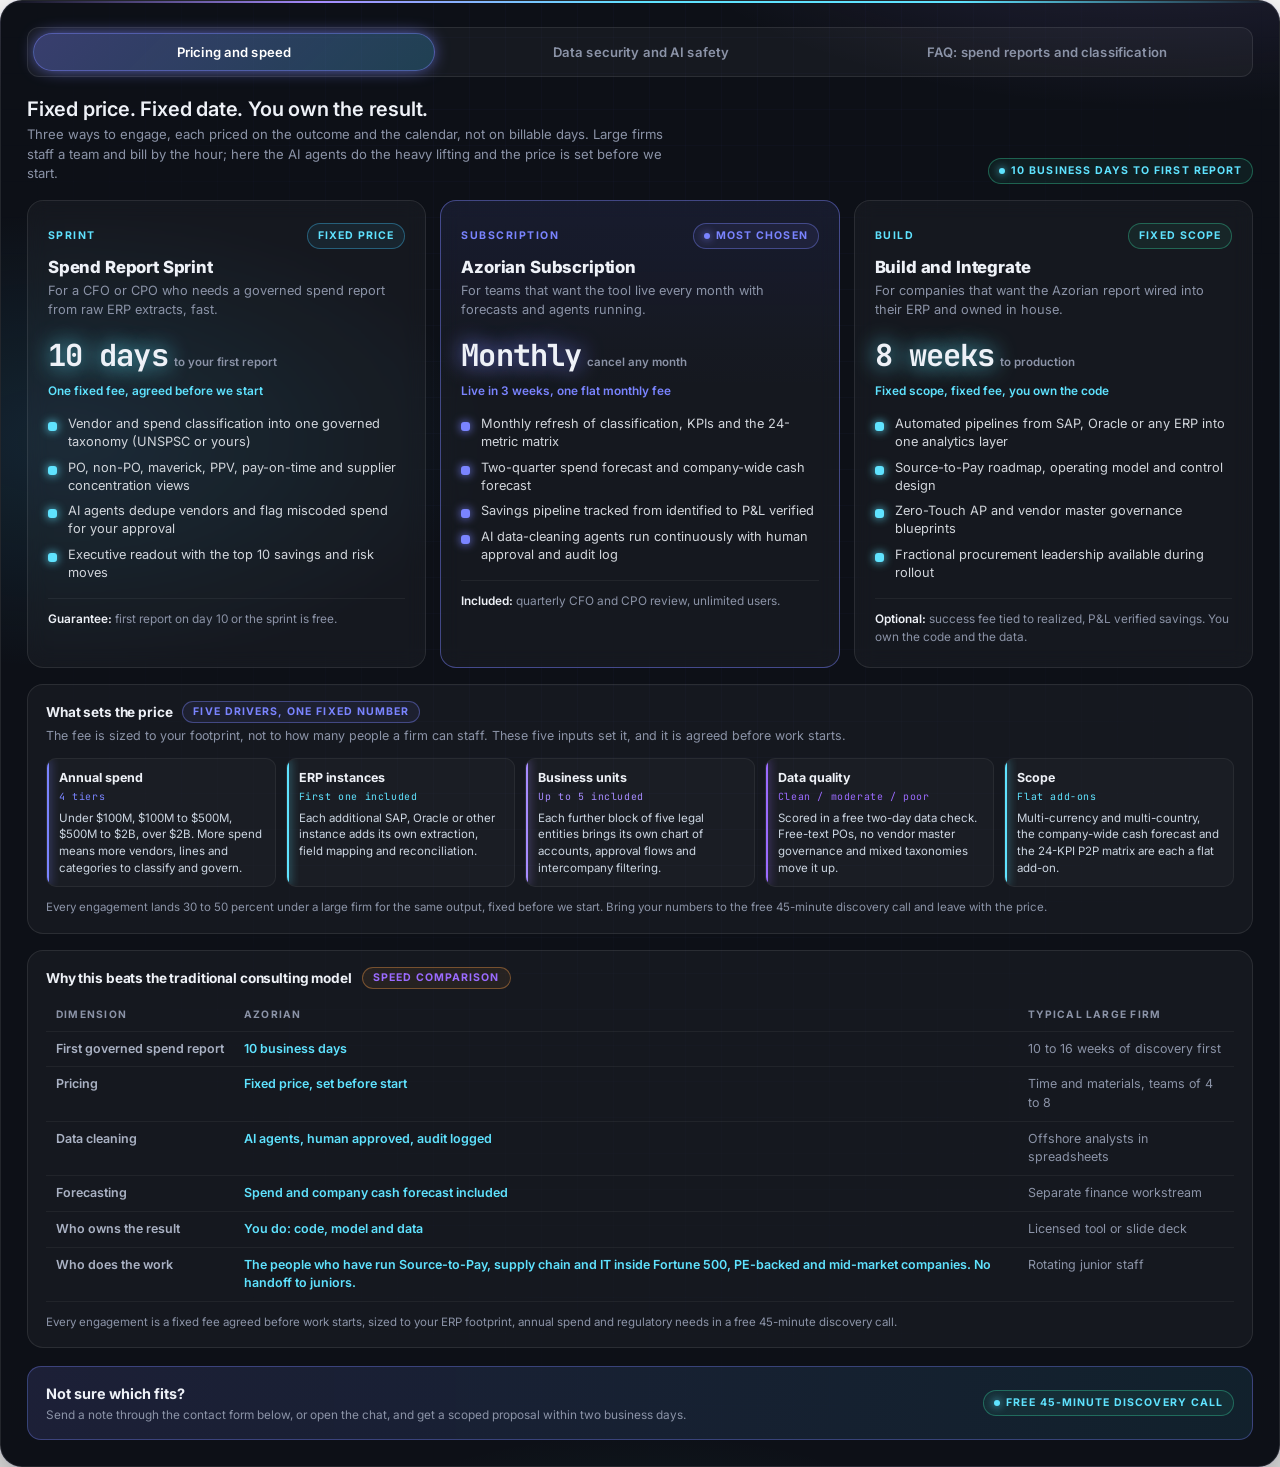
<file: embeds/pricing-faq.html>
<!doctype html><html lang="en"><head><style>
  body, body * { -webkit-user-select: none !important; -moz-user-select: none !important; user-select: none !important; -webkit-touch-callout: none !important; }
  input, textarea, [contenteditable="true"] { -webkit-user-select: text !important; -moz-user-select: text !important; user-select: text !important; }
  img, svg, video { -webkit-user-drag: none !important; pointer-events: auto; }
</style>
<script>
(function () {
  var block = function (e) {
    var t = e.target;
    if (t && (t.tagName === 'INPUT' || t.tagName === 'TEXTAREA' || t.isContentEditable)) return;
    e.preventDefault();
    return false;
  };
  ['contextmenu', 'selectstart', 'dragstart', 'copy', 'cut'].forEach(function (ev) {
    document.addEventListener(ev, block, true);
  });
  document.addEventListener('keydown', function (e) {
    var k = (e.key || '').toLowerCase();
    var t = e.target;
    var editable = t && (t.tagName === 'INPUT' || t.tagName === 'TEXTAREA' || t.isContentEditable);
    if ((e.ctrlKey || e.metaKey) && !editable && ['a', 'c', 's', 'u', 'p'].indexOf(k) !== -1) { e.preventDefault(); return false; }
    if ((e.ctrlKey || e.metaKey) && e.shiftKey && ['i', 'j', 'c'].indexOf(k) !== -1) { e.preventDefault(); return false; }
    if (k === 'f12') { e.preventDefault(); return false; }
  }, true);
})();
</script>
<meta charset="utf-8"><meta name="viewport" content="width=device-width,initial-scale=1">
<link rel="preconnect" href="https://fonts.googleapis.com"><link href="https://fonts.googleapis.com/css2?family=Inter:wght@400;500;600;700;800&family=JetBrains+Mono:wght@500;700&display=swap" rel="stylesheet">
<style>
:root{--panel:rgba(20,23,32,.72);--panel2:rgba(28,31,42,.85);--line:rgba(122,132,255,.16);--text:#E5E7EB;--muted:#9CA3AF;--label:#C7D2FE;--title:#F3F4F6;--primary:#7A84FF;--secondary:#F29A45;--tertiary:#A78CFF;--accent:#35C89A;--cyan:#3EB8ED;--neg:#F53B3A}
*{box-sizing:border-box;margin:0;padding:0}
html,body{overflow-x:hidden;max-width:100%;background:transparent;scrollbar-width:none}html::-webkit-scrollbar,body::-webkit-scrollbar{width:0;height:0;display:none}
body{font-family:'Inter',system-ui,-apple-system,Segoe UI,Roboto,sans-serif;color:var(--text);line-height:1.5;-webkit-font-smoothing:antialiased}
h3,h4,h5{color:var(--title);line-height:1.2}
.wrap{position:relative;border:1px solid var(--line);border-radius:22px;padding:26px;overflow:hidden;
  background:radial-gradient(900px 420px at 90% -10%,rgba(167,140,255,.20),transparent 60%),radial-gradient(700px 380px at 5% 30%,rgba(62,184,237,.12),transparent 60%),radial-gradient(600px 300px at 50% 110%,rgba(53,200,154,.10),transparent 60%),#0D1017;
  box-shadow:0 0 0 1px rgba(122,132,255,.08),0 30px 80px rgba(0,0,0,.55)}
.wrap::before{content:"";position:absolute;inset:0;pointer-events:none;opacity:.35;background-image:linear-gradient(rgba(122,132,255,.08) 1px,transparent 1px),linear-gradient(90deg,rgba(122,132,255,.08) 1px,transparent 1px);background-size:36px 36px;mask-image:radial-gradient(ellipse at 50% 0%,#000 30%,transparent 80%)}
.wrap::after{content:"";position:absolute;left:0;right:0;top:0;height:2px;background:linear-gradient(90deg,transparent,var(--tertiary),var(--cyan),var(--accent),transparent);animation:scan 6s linear infinite}
@keyframes scan{0%{transform:translateX(-40%)}100%{transform:translateX(40%)}}
.wrap>*{position:relative;z-index:1}
.tabs{display:flex;gap:6px;background:rgba(255,255,255,.04);border:1px solid var(--line);border-radius:12px;padding:5px;margin-bottom:20px;flex-wrap:wrap}
.tabs button{flex:1;min-width:120px;background:transparent;border:0;color:var(--muted);font:600 .82rem 'Inter',sans-serif;padding:10px 12px;border-radius:9px;cursor:pointer;transition:all .2s;letter-spacing:.01em}
.tabs button:hover{color:var(--label)}
.tabs button.on{background:linear-gradient(135deg,rgba(122,132,255,.35),rgba(62,184,237,.25));color:#fff;box-shadow:0 0 18px -4px var(--primary);border:1px solid rgba(122,132,255,.45)}
.pane{display:none;animation:fade .35s ease}.pane.on{display:block}
@keyframes fade{from{opacity:0;transform:translateY(6px)}to{opacity:1;transform:none}}
.head{display:flex;justify-content:space-between;align-items:flex-end;gap:16px;flex-wrap:wrap;margin-bottom:16px}
.head h3{font-size:1.25rem;font-weight:800;letter-spacing:-.01em}
.head .sub{color:var(--muted);font-size:.82rem;max-width:640px;margin-top:4px}
.chip{display:inline-flex;align-items:center;gap:6px;font-size:.66rem;font-weight:700;letter-spacing:.1em;text-transform:uppercase;padding:4px 10px;border-radius:999px;border:1px solid;white-space:nowrap}
.chip.p{color:var(--primary);border-color:rgba(122,132,255,.4);background:rgba(122,132,255,.08)}
.chip.c{color:var(--cyan);border-color:rgba(62,184,237,.4);background:rgba(62,184,237,.08)}
.chip.a{color:var(--accent);border-color:rgba(53,200,154,.4);background:rgba(53,200,154,.08)}
.chip.o{color:var(--secondary);border-color:rgba(242,154,69,.4);background:rgba(242,154,69,.08)}
.chip i{width:6px;height:6px;border-radius:50%;background:currentColor;box-shadow:0 0 8px currentColor;animation:pulse 1.6s infinite}
@keyframes pulse{0%,100%{opacity:1}50%{opacity:.35}}
/* pricing */
.tiers{display:grid;grid-template-columns:repeat(3,1fr);gap:14px}
@media(max-width:820px){.tiers{grid-template-columns:1fr}}
.tier{position:relative;background:var(--panel);border:1px solid var(--line);border-radius:16px;padding:22px 20px 20px;backdrop-filter:blur(10px);display:flex;flex-direction:column;transition:transform .25s,border-color .25s,box-shadow .25s}
.tier:hover{transform:translateY(-4px);border-color:var(--g);box-shadow:0 0 34px -10px var(--g)}
.tier.hot{border-color:rgba(122,132,255,.45);background:linear-gradient(180deg,rgba(122,132,255,.10),var(--panel) 40%)}
.tier .k{font-size:.66rem;letter-spacing:.14em;text-transform:uppercase;color:var(--g);font-weight:700;display:flex;justify-content:space-between;align-items:center}
.tier h4{font-size:1.05rem;font-weight:800;margin-top:8px}
.tier .for{color:var(--muted);font-size:.8rem;margin-top:4px;min-height:2.4em}
.tier .price{font-family:'JetBrains Mono',monospace;font-size:1.9rem;font-weight:700;color:var(--title);margin:14px 0 0;letter-spacing:-.03em;text-shadow:0 0 22px var(--g)}
.tier .price small.fr{margin:0 6px 0 0}
.tier .price small{font:600 .72rem 'Inter',sans-serif;color:var(--muted);letter-spacing:0;text-shadow:none;margin-left:6px}
.tier .speed{font-size:.74rem;color:var(--g);font-weight:600;margin-top:4px}
.tier ul{list-style:none;margin:14px 0 0;display:grid;gap:8px;flex:1}
.tier li{font-size:.8rem;color:#D1D5DB;padding-left:20px;position:relative;line-height:1.4}
.tier li::before{content:"";position:absolute;left:0;top:7px;width:9px;height:9px;border-radius:3px;background:var(--g);box-shadow:0 0 10px var(--g)}
.tier .own{margin-top:16px;padding-top:12px;border-top:1px solid rgba(255,255,255,.06);font-size:.74rem;color:var(--muted)}
.tier .own b{color:var(--title);font-weight:600}
.vs{margin-top:16px;background:var(--panel);border:1px solid var(--line);border-radius:16px;padding:16px 18px;overflow:hidden}
.vs h4{font-size:.85rem;font-weight:700;margin-bottom:10px;display:flex;align-items:center;gap:10px}
table{width:100%;border-collapse:collapse;font-size:.78rem}
th,td{text-align:left;padding:8px 10px;border-bottom:1px solid rgba(255,255,255,.05);vertical-align:top}
th{font-size:.64rem;letter-spacing:.12em;text-transform:uppercase;color:var(--muted);font-weight:700}
td:first-child{color:var(--label);font-weight:600;white-space:nowrap}
td.us{color:var(--accent);font-weight:600}
td.them{color:var(--muted)}
.note{margin-top:12px;font-size:.72rem;color:var(--muted)}
/* pricing drivers + estimator */
.drv{margin-top:16px;background:var(--panel);border:1px solid var(--line);border-radius:16px;padding:16px 18px}
.drv h4{font-size:.85rem;font-weight:700;display:flex;align-items:center;gap:10px;flex-wrap:wrap}
.drv .lead{font-size:.78rem;color:var(--muted);margin-top:4px}
.dgrid{display:grid;grid-template-columns:repeat(5,1fr);gap:10px;margin-top:12px}
@media(max-width:900px){.dgrid{grid-template-columns:repeat(3,1fr)}}
@media(max-width:560px){.dgrid{grid-template-columns:1fr;gap:6px;margin-top:6px}}
.d{background:rgba(255,255,255,.025);border:1px solid rgba(255,255,255,.06);border-radius:10px;padding:10px 12px;position:relative;overflow:hidden}
.d::before{content:"";position:absolute;left:0;top:0;bottom:0;width:2px;background:var(--g);box-shadow:0 0 10px var(--g)}
.d b{display:block;font-size:.78rem;color:var(--title);font-weight:700}
.d i{display:block;font-style:normal;font-family:'JetBrains Mono',monospace;font-size:.62rem;color:var(--g);letter-spacing:.06em;margin-top:2px}
.d span{display:block;font-size:.72rem;color:#CBD5E1;margin-top:5px;line-height:1.45}
@media(max-width:560px){.d span{display:none}.d{padding:8px 12px}}
.est{margin-top:14px;border-top:1px solid rgba(255,255,255,.06);padding-top:14px}
.est[hidden]{display:none}
.est h4{margin-bottom:4px}
.egrid{display:grid;grid-template-columns:repeat(4,1fr);gap:10px;margin-top:10px}
@media(max-width:900px){.egrid{grid-template-columns:repeat(2,1fr)}}
@media(max-width:560px){.egrid{grid-template-columns:1fr}}
.f label{display:block;font-size:.66rem;letter-spacing:.1em;text-transform:uppercase;color:var(--muted);font-weight:700;margin-bottom:4px}
.f select{width:100%;background:rgba(255,255,255,.04);border:1px solid var(--line);color:var(--text);border-radius:9px;padding:8px 10px;font:600 .8rem 'Inter',sans-serif;outline:none}
.f select:focus{border-color:var(--primary)}
.opts{display:flex;gap:8px;flex-wrap:wrap;margin-top:10px}
.opts label{display:inline-flex;align-items:center;gap:7px;font-size:.76rem;color:#D1D5DB;background:rgba(255,255,255,.03);border:1px solid rgba(255,255,255,.07);border-radius:999px;padding:6px 12px;cursor:pointer}
.opts input{accent-color:var(--primary)}
.eout{display:grid;grid-template-columns:repeat(3,1fr);gap:10px;margin-top:12px}
@media(max-width:760px){.eout{grid-template-columns:1fr}}
.eo{background:rgba(255,255,255,.025);border:1px solid rgba(255,255,255,.06);border-radius:12px;padding:12px 14px}
.eo .k{font-size:.64rem;letter-spacing:.12em;text-transform:uppercase;color:var(--g);font-weight:700}
.eo .v{font-family:'JetBrains Mono',monospace;font-size:1.35rem;font-weight:700;color:var(--title);margin-top:4px;letter-spacing:-.02em;text-shadow:0 0 18px var(--g)}
.eo .v small{font:600 .68rem 'Inter',sans-serif;color:var(--muted);text-shadow:none;margin-left:6px}
.eo .m{font-size:.7rem;color:var(--muted);margin-top:4px}
.est .note{margin-top:10px}
/* security */
.sec{display:grid;grid-template-columns:repeat(3,1fr);gap:12px}
@media(max-width:820px){.sec{grid-template-columns:repeat(2,1fr)}}
@media(max-width:560px){.sec{grid-template-columns:1fr}}
.s{background:var(--panel);border:1px solid var(--line);border-radius:14px;padding:16px;backdrop-filter:blur(10px);transition:transform .2s,border-color .2s,box-shadow .2s;position:relative;overflow:hidden}
.s:hover{transform:translateY(-3px);border-color:var(--g);box-shadow:0 0 26px -8px var(--g)}
.s .ic{width:34px;height:34px;border-radius:10px;display:grid;place-items:center;background:rgba(255,255,255,.04);border:1px solid rgba(255,255,255,.08);margin-bottom:10px}
.s .ic svg{width:18px;height:18px;stroke:var(--g);fill:none;stroke-width:1.8;stroke-linecap:round;stroke-linejoin:round;filter:drop-shadow(0 0 6px var(--g))}
.s h5{font-size:.88rem;font-weight:700}
.s p{font-size:.76rem;color:#CBD5E1;margin-top:5px;line-height:1.45}
.s .tag{position:absolute;top:12px;right:12px;font-size:.6rem;letter-spacing:.1em;text-transform:uppercase;color:var(--g);font-weight:700;opacity:.9}
.flow{margin-top:14px;background:var(--panel);border:1px solid var(--line);border-radius:14px;padding:14px 16px}
.flow h4{font-size:.85rem;font-weight:700;margin-bottom:10px}
.steps{display:grid;grid-template-columns:repeat(5,1fr);gap:8px}
@media(max-width:760px){.steps{grid-template-columns:repeat(2,1fr)}}
.st{position:relative;background:rgba(255,255,255,.025);border:1px solid rgba(255,255,255,.06);border-radius:10px;padding:10px 10px 10px 12px}
.st b{display:block;font-family:'JetBrains Mono',monospace;font-size:.62rem;color:var(--cyan);letter-spacing:.1em}
.st span{display:block;font-size:.76rem;color:var(--title);font-weight:600;margin-top:3px}
.st em{display:block;font-style:normal;font-size:.68rem;color:var(--muted);margin-top:2px}
.st::after{content:"";position:absolute;right:-6px;top:50%;width:6px;height:1px;background:var(--line)}
.st:last-child::after{display:none}
/* faq */
.faq{display:grid;gap:8px}
details{background:var(--panel);border:1px solid var(--line);border-radius:12px;padding:0 16px;transition:border-color .2s}
details[open]{border-color:rgba(122,132,255,.45)}
summary{cursor:pointer;list-style:none;display:flex;justify-content:space-between;align-items:center;gap:12px;padding:13px 0;font-size:.88rem;font-weight:600;color:var(--title)}
summary::-webkit-details-marker{display:none}
summary::after{content:"+";font-family:'JetBrains Mono',monospace;color:var(--primary);font-size:1rem;transition:transform .2s;flex:none}
details[open] summary::after{transform:rotate(45deg)}
details p{font-size:.8rem;color:#CBD5E1;padding:0 0 14px;line-height:1.5}
.kw{margin-top:14px;display:flex;gap:6px;flex-wrap:wrap}
.kw span{font-size:.66rem;color:var(--label);border:1px solid rgba(122,132,255,.25);background:rgba(122,132,255,.06);padding:3px 9px;border-radius:999px}
.cta{margin-top:18px;display:flex;justify-content:space-between;align-items:center;gap:14px;flex-wrap:wrap;background:linear-gradient(90deg,rgba(122,132,255,.14),rgba(62,184,237,.10));border:1px solid rgba(122,132,255,.35);border-radius:14px;padding:14px 18px}
.cta b{color:var(--title);font-size:.9rem}
.cta small{display:block;color:var(--muted);font-size:.74rem;margin-top:2px}
.cta a{background:var(--primary);color:#fff;text-decoration:none;font-weight:700;font-size:.8rem;padding:10px 18px;border-radius:9px;box-shadow:0 0 22px -6px var(--primary);white-space:nowrap}
/* mobile compaction: bullets and comparison fold behind a tap */
details.inc{background:transparent;border:0;padding:0;border-radius:0}
details.inc>summary{display:none}
.tabs button .sh{display:none}
.tabs button[data-t=cmp]{display:none}
#cmp .vs{margin-top:0}
details.cmp>summary{display:none!important}
@media(max-width:560px){
  .wrap{padding:16px;border-radius:16px}
  .tabs{gap:4px;padding:4px;margin-bottom:14px}
  .tabs button{min-width:0;flex:1 1 calc(50% - 4px);padding:8px 6px;font-size:.74rem}
  .tabs button .l{display:none}.tabs button .sh{display:inline}
  .tabs button[data-t=cmp]{display:block}
  .head{margin-bottom:12px}.head h3{font-size:1.05rem}
  .tier{padding:16px 14px 14px}.tier .for{min-height:0}
  details.inc>summary{display:flex;padding:9px 0 4px;font-size:.78rem;color:var(--label)}
  details.inc>summary::after{color:var(--g,var(--primary))}
  .tier ul{margin-top:6px}
  .vs{padding:12px 14px}.vs h4{margin-bottom:4px}.vs h4 .chip{display:none}
  .cmp table,.cmp tbody,.cmp tr,.cmp td{display:block;width:100%}
  .cmp thead{display:none}
  .cmp tr{padding:8px 0;border-bottom:1px solid rgba(255,255,255,.06)}
  .cmp td{padding:1px 0;border:0;white-space:normal}
  .cmp td:first-child{font-size:.82rem;color:var(--title);margin-bottom:2px}
  .cmp td.us::before{content:"Azorian: ";color:var(--label);font-weight:600}
  .cmp td.them::before{content:"Typical large firm: ";color:var(--label);font-weight:600}
  .head .sub{display:none}
  .head .chip{white-space:normal;text-align:left;line-height:1.3;max-width:100%;font-size:.6rem;letter-spacing:.06em}
  .s{padding:11px 14px;cursor:pointer}.s .ic{display:none}.s .tag{display:none}
  .s h5{padding-right:22px;font-size:.84rem}
  .s::after{content:"+";position:absolute;right:14px;top:9px;font-family:'JetBrains Mono',monospace;color:var(--g);font-size:1rem;transition:transform .2s}
  .s.open::after{transform:rotate(45deg)}
  .s p{display:none}.s.open p{display:block}
  .flow{padding:12px 14px}
  .pane .tiers,.pane #vs,.pane #cmpSlot{margin-bottom:14px}
}
</style><style id="a3-theme">
:root{--bg:#07080c;--panel:rgba(255,255,255,.035);--line:rgba(255,255,255,.09);--title:#eef1f7;--muted:#8b93a7;--label:#aab2c4;--accent:#5fe3ff;--cyan:#5fe3ff;--secondary:#9b6bff;--neg:#ff6b7a}
body{background:transparent!important}
.kpis.pa{gap:14px!important}
.kpi{background:linear-gradient(160deg,rgba(255,255,255,.07),rgba(255,255,255,.02))!important;border:1px solid rgba(255,255,255,.1)!important;border-radius:18px!important;padding:16px 16px 14px!important;overflow:hidden!important}
.kpi::before{content:"";position:absolute;inset:-1px;border-radius:inherit;padding:1px;background:linear-gradient(140deg,var(--c),transparent 45%,transparent 60%,var(--c));-webkit-mask:linear-gradient(#000 0 0) content-box,linear-gradient(#000 0 0);-webkit-mask-composite:xor;mask-composite:exclude;opacity:.55;pointer-events:none}
.kpi::after{content:"";position:absolute;width:160px;height:160px;right:-50px;top:-70px;border-radius:50%;background:radial-gradient(circle,color-mix(in srgb,var(--c) 35%,transparent),transparent 65%);opacity:.7;pointer-events:none}
.kpi:hover{transform:translateY(-4px)!important;border-color:var(--c)!important;box-shadow:0 20px 50px -24px var(--c)}
.kpi .l{font-family:'JetBrains Mono',monospace!important;font-size:.62rem!important;letter-spacing:.18em!important;text-transform:uppercase!important;color:var(--muted)!important}
.kpi .v{font-size:1.75rem!important;font-weight:600!important;background:linear-gradient(92deg,#fff,var(--c));-webkit-background-clip:text;background-clip:text;color:transparent!important;text-shadow:none!important}
.kpi .d{font-family:'JetBrains Mono',monospace;font-size:.7rem!important}
.kpi canvas{opacity:1!important;width:92px!important;height:30px!important;filter:drop-shadow(0 0 6px var(--c))}
.kpi .act{position:relative;z-index:1;margin-top:10px;padding-top:9px;border-top:1px dashed rgba(255,255,255,.12);font-size:.72rem;line-height:1.35;color:#c9d1e3;display:flex;gap:7px;align-items:flex-start}
.kpi .act b{flex:none;font-family:'JetBrains Mono',monospace;font-size:.58rem;letter-spacing:.16em;color:var(--c);padding:2px 6px;border:1px solid var(--c);border-radius:999px;margin-top:1px}
.chart,.panel,.card{background:linear-gradient(180deg,rgba(255,255,255,.05),rgba(255,255,255,.015))!important;border:1px solid rgba(255,255,255,.09)!important;border-radius:20px!important;position:relative}
.chart::before{content:"";position:absolute;left:14%;right:14%;top:-1px;height:1px;background:linear-gradient(90deg,transparent,rgba(95,227,255,.7),transparent)}
.chart:hover{border-color:rgba(95,227,255,.35)!important;box-shadow:0 30px 60px -40px rgba(95,227,255,.5)}
.chart h4,h3,h4{font-family:'Sora','Inter',system-ui,sans-serif!important;letter-spacing:-.01em}
h3{font-weight:600!important}
.tabs button,.tab,.btn,button.pill{border-radius:999px!important}
.tabs button.active,.tab.active,.pill.active{background:linear-gradient(92deg,#5fe3ff,#6f7dff)!important;color:#06070b!important;border-color:transparent!important}

.kpis.pa{display:grid!important;grid-template-columns:repeat(3,minmax(0,1fr))!important;gap:14px!important}
@media (max-width:640px){.kpis.pa{grid-template-columns:repeat(2,minmax(0,1fr))!important}}
.kpi{display:flex;flex-direction:column;min-height:0}
.kpi .v{font-size:1.6rem!important;letter-spacing:-.03em!important;white-space:nowrap;overflow:visible}
.kpi .d{color:var(--muted)}
.kpi canvas{position:absolute!important;right:14px!important;top:16px!important;bottom:auto!important;width:96px!important;height:34px!important}
.kpi .act{margin-top:auto;padding-top:10px;font-size:.74rem;align-items:center}
.kpi .act span{display:block}

@media (max-width:640px){.kpi canvas{position:static!important;width:100%!important;height:30px!important;margin:6px 0 2px;display:block}.kpi .v{font-size:1.45rem!important}.kpi .act{flex-direction:column;align-items:flex-start;gap:6px}.kpi .l{white-space:normal}}
</style>
<script id="a3-chart-theme">
(function(){var t=setInterval(function(){if(!window.Chart)return;clearInterval(t);
var d=Chart.defaults;d.color='#8b93a7';d.font.family='Inter';d.borderColor='rgba(255,255,255,.06)';d.animation.duration=1100;d.animation.easing='easeOutQuart';
d.elements.bar.borderRadius=8;d.elements.bar.borderSkipped=false;d.elements.line.tension=.42;d.elements.line.borderWidth=2.5;d.elements.point.radius=0;d.elements.point.hoverRadius=5;d.elements.arc.borderWidth=0;d.elements.arc.borderRadius=6;
d.plugins.legend.labels.usePointStyle=true;d.plugins.legend.labels.pointStyle='circle';d.plugins.legend.labels.boxWidth=8;d.plugins.legend.labels.font={size:11};
d.plugins.tooltip.backgroundColor='rgba(10,12,18,.96)';d.plugins.tooltip.borderColor='rgba(95,227,255,.35)';d.plugins.tooltip.borderWidth=1;d.plugins.tooltip.cornerRadius=12;d.plugins.tooltip.padding=12;
/* glow plugin: soft shadow behind lines and bars */
Chart.register({id:'a3glow',beforeDatasetsDraw:function(c){var x=c.ctx;x.save();x.shadowColor='rgba(95,227,255,.35)';x.shadowBlur=14},afterDatasetsDraw:function(c){c.ctx.restore()}});
},20)})();
</script>

</head><body>
<div class="wrap">
  <div class="tabs" role="tablist">
    <button class="on" data-t="price"><span class="l">Pricing and speed</span><span class="sh">Pricing</span></button>
    <button data-t="sec"><span class="l">Data security and AI safety</span><span class="sh">Security</span></button>
    <button data-t="faq"><span class="l">FAQ: spend reports and classification</span><span class="sh">FAQ</span></button>
    <button data-t="cmp"><span class="sh">Compare</span></button>
  </div>

  <!-- PRICING -->
  <section class="pane on" id="price">
    <div class="head">
      <div><h3>Fixed price. Fixed date. You own the result.</h3>
        <div class="sub">Three ways to engage, each priced on the outcome and the calendar, not on billable days. Large firms staff a team and bill by the hour; here the AI agents do the heavy lifting and the price is set before we start.</div></div>
      <span class="chip a"><i></i>10 business days to first report</span>
    </div>
    <div class="tiers">
      <div class="tier" style="--g:var(--cyan)">
        <div class="k">Sprint <span class="chip c">Fixed price</span></div>
        <h4>Spend Report Sprint</h4>
        <div class="for">For a CFO or CPO who needs a governed spend report from raw ERP extracts, fast.</div>
        <div class="price">10 days<small>to your first report</small></div>
        <div class="speed">One fixed fee, agreed before we start</div>
        <details class="inc" open><summary>What is included</summary><ul>
          <li>Vendor and spend classification into one governed taxonomy (UNSPSC or yours)</li>
          <li>PO, non-PO, maverick, PPV, pay-on-time and supplier concentration views</li>
          <li>AI agents dedupe vendors and flag miscoded spend for your approval</li>
          <li>Executive readout with the top 10 savings and risk moves</li>
        </ul></details>
        <div class="own"><b>Guarantee:</b> first report on day 10 or the sprint is free.</div>
      </div>
      <div class="tier hot" style="--g:var(--primary)">
        <div class="k">Subscription <span class="chip p"><i></i>Most chosen</span></div>
        <h4>Azorian Subscription</h4>
        <div class="for">For teams that want the tool live every month with forecasts and agents running.</div>
        <div class="price">Monthly<small>cancel any month</small></div>
        <div class="speed">Live in 3 weeks, one flat monthly fee</div>
        <details class="inc" open><summary>What is included</summary><ul>
          <li>Monthly refresh of classification, KPIs and the 24-metric matrix</li>
          <li>Two-quarter spend forecast and company-wide cash forecast</li>
          <li>Savings pipeline tracked from identified to P&amp;L verified</li>
          <li>AI data-cleaning agents run continuously with human approval and audit log</li>
        </ul></details>
        <div class="own"><b>Included:</b> quarterly CFO and CPO review, unlimited users.</div>
      </div>
      <div class="tier" style="--g:var(--accent)">
        <div class="k">Build <span class="chip a">Fixed scope</span></div>
        <h4>Build and Integrate</h4>
        <div class="for">For companies that want the Azorian report wired into their ERP and owned in house.</div>
        <div class="price">8 weeks<small>to production</small></div>
        <div class="speed">Fixed scope, fixed fee, you own the code</div>
        <details class="inc" open><summary>What is included</summary><ul>
          <li>Automated pipelines from SAP, Oracle or any ERP into one analytics layer</li>
          <li>Source-to-Pay roadmap, operating model and control design</li>
          <li>Zero-Touch AP and vendor master governance blueprints</li>
          <li>Fractional procurement leadership available during rollout</li>
        </ul></details>
        <div class="own"><b>Optional:</b> success fee tied to realized, P&amp;L verified savings. You own the code and the data.</div>
      </div>
    </div>
    <div class="drv" id="drv">
      <h4>What sets the price <span class="chip p">Five drivers, one fixed number</span></h4>
      <div class="lead">The fee is sized to your footprint, not to how many people a firm can staff. These five inputs set it, and it is agreed before work starts.</div>
      <details class="inc" open><summary>The five drivers</summary>
      <div class="dgrid">
        <div class="d" style="--g:var(--primary)"><b>Annual spend</b><i>4 tiers</i><span>Under $100M, $100M to $500M, $500M to $2B, over $2B. More spend means more vendors, lines and categories to classify and govern.</span></div>
        <div class="d" style="--g:var(--cyan)"><b>ERP instances</b><i>First one included</i><span>Each additional SAP, Oracle or other instance adds its own extraction, field mapping and reconciliation.</span></div>
        <div class="d" style="--g:var(--tertiary)"><b>Business units</b><i>Up to 5 included</i><span>Each further block of five legal entities brings its own chart of accounts, approval flows and intercompany filtering.</span></div>
        <div class="d" style="--g:var(--secondary)"><b>Data quality</b><i>Clean / moderate / poor</i><span>Scored in a free two-day data check. Free-text POs, no vendor master governance and mixed taxonomies move it up.</span></div>
        <div class="d" style="--g:var(--accent)"><b>Scope</b><i>Flat add-ons</i><span>Multi-currency and multi-country, the company-wide cash forecast and the 24-KPI P2P matrix are each a flat add-on.</span></div>
      </div>
      </details>
      <div class="note">Every engagement lands 30 to 50 percent under a large firm for the same output, fixed before we start. Bring your numbers to the free 45-minute discovery call and leave with the price.</div>

      <!-- Live estimator. Kept offline: shown only when SHOW_ESTIMATOR is true (or ?est=1 for local review). Dollar figures never render otherwise. -->
      <div class="est" id="est" hidden>
        <h4>Estimate your price <span class="chip a"><i></i>Live</span></h4>
        <div class="lead">Indicative, based on the five drivers above. The final figure is fixed after the two-day data check.</div>
        <div class="egrid">
          <div class="f"><label for="eSpend">Annual addressable spend</label><select id="eSpend"><option value="0">Under $100M</option><option value="1" selected>$100M to $500M</option><option value="2">$500M to $2B</option><option value="3">Over $2B</option></select></div>
          <div class="f"><label for="eErp">ERP instances</label><select id="eErp"><option value="1" selected>1</option><option value="2">2</option><option value="3">3</option><option value="4">4</option><option value="5">5</option><option value="6">6 or more</option></select></div>
          <div class="f"><label for="eBu">Business units / legal entities</label><select id="eBu"><option value="5" selected>1 to 5</option><option value="10">6 to 10</option><option value="15">11 to 15</option><option value="20">16 to 20</option><option value="30">21 to 30</option><option value="50">More than 30</option></select></div>
          <div class="f"><label for="eDq">Data quality</label><select id="eDq"><option value="0">Clean</option><option value="1" selected>Moderate</option><option value="2">Poor</option></select></div>
        </div>
        <div class="opts">
          <label><input type="checkbox" id="eMulti"> Multi-currency / multi-country</label>
          <label><input type="checkbox" id="eCash" checked> Company-wide cash forecast</label>
          <label><input type="checkbox" id="eP2p" checked> 24-KPI P2P matrix</label>
        </div>
        <div class="eout">
          <div class="eo" style="--g:var(--cyan)"><div class="k">Spend Report Sprint</div><div class="v" id="oSprint">$0<small>one time, 10 days</small></div><div class="m" id="oSprintM"></div></div>
          <div class="eo" style="--g:var(--primary)"><div class="k">Subscription</div><div class="v" id="oSub">$0<small>per month, 12 months</small></div><div class="m" id="oSubM"></div></div>
          <div class="eo" style="--g:var(--accent)"><div class="k">Savings realization</div><div class="v" id="oAdv">$0<small>per month</small></div><div class="m" id="oAdvM"></div></div>
        </div>
        <div class="note" id="oNote"></div>
      </div>
    </div>
    <div class="vs" id="vs">
      <h4>Why this beats the traditional consulting model <span class="chip o">Speed comparison</span></h4>
      <details class="inc cmp" open><summary>Compare with a typical large firm</summary><table>
        <thead><tr><th>Dimension</th><th>Azorian</th><th>Typical large firm</th></tr></thead>
        <tbody>
          <tr><td>First governed spend report</td><td class="us">10 business days</td><td class="them">10 to 16 weeks of discovery first</td></tr>
          <tr><td>Pricing</td><td class="us">Fixed price, set before start</td><td class="them">Time and materials, teams of 4 to 8</td></tr>
          <tr><td>Data cleaning</td><td class="us">AI agents, human approved, audit logged</td><td class="them">Offshore analysts in spreadsheets</td></tr>
          <tr><td>Forecasting</td><td class="us">Spend and company cash forecast included</td><td class="them">Separate finance workstream</td></tr>
          <tr><td>Who owns the result</td><td class="us">You do: code, model and data</td><td class="them">Licensed tool or slide deck</td></tr>
          <tr><td>Who does the work</td><td class="us">The people who have run Source-to-Pay, supply chain and IT inside Fortune 500, PE-backed and mid-market companies. No handoff to juniors.</td><td class="them">Rotating junior staff</td></tr>
        </tbody>
      </table></details>
      <div class="note">Every engagement is a fixed fee agreed before work starts, sized to your ERP footprint, annual spend and regulatory needs in a free 45-minute discovery call.</div>
    </div>
    <div class="cta"><div><b>Not sure which fits?</b><small>Send a note through the contact form below, or open the chat, and get a scoped proposal within two business days.</small></div><span class="chip a"><i></i>Free 45-minute discovery call</span></div>
  </section>

  <!-- COMPARE (mobile only: the comparison card is moved here on narrow screens) -->
  <section class="pane" id="cmp">
    <div id="cmpSlot"></div>
    <div class="cta"><div><b>Not sure which fits?</b><small>Send a note through the contact form below, or open the chat, and get a scoped proposal within two business days.</small></div><span class="chip a"><i></i>Free 45-minute discovery call</span></div>
  </section>

  <!-- SECURITY -->
  <section class="pane" id="sec">
    <div class="head">
      <div><h3>Your data never leaves the perimeter you approve.</h3>
        <div class="sub">Security is designed in before the first file moves. These are the working protocols on every engagement, with private or on-premise deployment for regulated industries.</div></div>
      <span class="chip c"><i></i>Human approval on every AI change</span>
    </div>
    <div class="sec">
      <div class="s" style="--g:var(--cyan)"><span class="tag">Step 0</span><div class="ic"><svg viewBox="0 0 24 24"><path d="M6 3h9l5 5v13H6z"/><path d="M14 3v6h6"/><path d="M9 14h6M9 17h4"/></svg></div><h5>NDA before any data moves</h5><p>A signed NDA and a written data-handling plan come first. Scope, retention and deletion dates are agreed in writing.</p></div>
      <div class="s" style="--g:var(--primary)"><span class="tag">Isolation</span><div class="ic"><svg viewBox="0 0 24 24"><rect x="3" y="3" width="18" height="18" rx="3"/><rect x="8" y="8" width="8" height="8" rx="1"/></svg></div><h5>Dedicated client sandbox</h5><p>Each client runs in its own isolated environment. No shared databases, no cross-client models, no commingled files.</p></div>
      <div class="s" style="--g:var(--tertiary)"><span class="tag">Models</span><div class="ic"><svg viewBox="0 0 24 24"><path d="M12 3v4M12 17v4M3 12h4M17 12h4"/><circle cx="12" cy="12" r="4"/></svg></div><h5>Private models by default</h5><p>Private, on-premise or hybrid model deployment. No client data goes to a public LLM without your written approval.</p></div>
      <div class="s" style="--g:var(--accent)"><span class="tag">Infra</span><div class="ic"><svg viewBox="0 0 24 24"><rect x="3" y="4" width="18" height="6" rx="1"/><rect x="3" y="14" width="18" height="6" rx="1"/><path d="M7 7h.01M7 17h.01"/></svg></div><h5>Dedicated server and firewall</h5><p>Options for a dedicated server behind your firewall, or a single-tenant US data center on Azure or AWS for regulated clients.</p></div>
      <div class="s" style="--g:var(--secondary)"><span class="tag">Resilience</span><div class="ic"><svg viewBox="0 0 24 24"><path d="M4 12a8 8 0 0 1 14-5"/><path d="M20 12a8 8 0 0 1-14 5"/><path d="M18 3v4h-4M6 21v-4h4"/></svg></div><h5>Encrypted backups, written plan</h5><p>Encrypted backups in the cloud, on-premise or both, with a written backup and restore plan and tested recovery.</p></div>
      <div class="s" style="--g:var(--cyan)"><span class="tag">Control</span><div class="ic"><svg viewBox="0 0 24 24"><path d="M9 12l2 2 4-4"/><circle cx="12" cy="12" r="9"/></svg></div><h5>Human approval on every AI change</h5><p>Agents propose, people approve. Every merge, reclassification and rule change is held for review and written to an audit log.</p></div>
      <div class="s" style="--g:var(--primary)"><span class="tag">Agents</span><div class="ic"><svg viewBox="0 0 24 24"><rect x="3" y="11" width="18" height="10" rx="2"/><path d="M7 11V7a5 5 0 0 1 10 0v4"/></svg></div><h5>Scoped agent permissions</h5><p>Least-privilege access for every agent, guardrails on what it may touch, and red-team testing before anything reaches production.</p></div>
      <div class="s" style="--g:var(--tertiary)"><span class="tag">Governance</span><div class="ic"><svg viewBox="0 0 24 24"><circle cx="8" cy="8" r="3"/><circle cx="16" cy="16" r="3"/><path d="M11 8h10M3 16h10"/></svg></div><h5>Segregation of duties</h5><p>Controls designed in from day one: segregation of duties, access recertification and change approval that satisfy internal audit.</p></div>
      <div class="s" style="--g:var(--accent)"><span class="tag">Compliance</span><div class="ic"><svg viewBox="0 0 24 24"><path d="M12 3l8 3v6c0 5-3.5 8-8 9-4.5-1-8-4-8-9V6z"/></svg></div><h5>Partner-supported compliance</h5><p>Where your industry requires HIPAA, CMMC, GDPR, FedRAMP or SOC 2 alignment, delivery runs with specialist partners to meet those controls.</p></div>
    </div>
    <div class="flow">
      <h4>How an engagement moves, and where the controls sit</h4>
      <div class="steps">
        <div class="st"><b>01</b><span>NDA and scope</span><em>Data plan agreed</em></div>
        <div class="st"><b>02</b><span>Sandbox built</span><em>Isolated, encrypted</em></div>
        <div class="st"><b>03</b><span>Extract loaded</span><em>Your perimeter or ours</em></div>
        <div class="st"><b>04</b><span>Agents propose</span><em>You approve, logged</em></div>
        <div class="st"><b>05</b><span>Handover or delete</span><em>Certified on exit</em></div>
      </div>
    </div>
  </section>

  <!-- FAQ -->
  <section class="pane" id="faq">
    <div class="head">
      <div><h3>Questions people ask about spend reports and vendor classification</h3>
        <div class="sub">Short answers from fifteen years of building procurement reporting across SAP, Oracle and dozens of ERPs.</div></div>
      <span class="chip p"><i></i>Ask anything in the chat</span>
    </div>
    <div class="faq">
      <details open><summary>What should a spend report include?</summary><p>Total spend by category, supplier and business unit; PO versus non-PO and maverick spend; purchase price variance; payment terms and pay-on-time; supplier concentration and single-source exposure; and a savings pipeline from identified to realized. A good spend report also carries a forward view: a two-quarter spend forecast and a cash forecast so it drives decisions instead of describing last quarter.</p></details>
      <details><summary>How do you classify vendors and spend?</summary><p>Every vendor and line item is mapped into one governed taxonomy, usually UNSPSC or a company-specific category tree, using AI classification agents trained on your invoice text, GL accounts and material groups. Duplicate vendors are merged, miscoded spend is reclassified, and every change is held for a human to approve so the taxonomy stays auditable.</p></details>
      <details><summary>What is spend under management and why does it matter?</summary><p>Spend under management is the share of total spend that procurement actively sources, contracts or controls. World-class organizations run above 85 percent. Every point below that is spend where nobody negotiated the price, checked the supplier or captured the terms, which is why it is the first KPI on the Azorian report.</p></details>
      <details><summary>What is the difference between a spend report and a procurement report?</summary><p>A spend report shows where the money went. A procurement report adds how it got there: PO compliance, cycle times, contract coverage, first-time match and touchless invoice rates, supplier risk and savings realization. Azorian combines both so procurement, finance and operations argue about the same numbers.</p></details>
      <details><summary>How is a cash forecast different from a spend forecast?</summary><p>A spend forecast projects what will be committed and invoiced by category over the next two quarters. A cash forecast projects when money actually leaves the bank, by week, across supplier payables, payroll, tax, debt and CAPEX. Doing both from the same data is what lets a company plan liquidity and negotiate payment terms with confidence.</p></details>
      <details><summary>What is maverick spend and how do you reduce it?</summary><p>Maverick spend is purchasing outside approved contracts, catalogs or purchase orders. The report isolates it by category, requester and supplier, then the fixes are process design: PO-first policy, guided buying, catalog coverage and contract compliance tracking, with AI agents flagging new off-contract vendors as they appear.</p></details>
      <details><summary>How fast can you deliver a first spend report?</summary><p>Ten business days from receiving an ERP extract for a single instance. The AI agents do classification and cleansing in hours; the time goes into validating the taxonomy with your team and building the executive readout. If the first report is not delivered on day ten, the sprint is free.</p></details>
      <details><summary>Which ERPs and tools do you work with?</summary><p>SAP ECC and S/4HANA, Oracle, Coupa, JAGGAER, SAP Ariba, PeopleSoft and ServiceNow, with invoice automation on OpenText VIM and Kofax. Output lands in Power BI, Tableau, Spotfire or the browser-based Azorian report shown above.</p></details>
    </div>
    <div class="kw"><span>spend report</span><span>procurement reporting</span><span>vendor classification</span><span>spend classification</span><span>spend taxonomy</span><span>UNSPSC</span><span>spend under management</span><span>maverick spend</span><span>cash forecast</span><span>spend forecast</span><span>vendor master cleansing</span><span>Source-to-Pay KPIs</span><span>procure-to-pay analytics</span><span>zero-touch AP</span></div>
  </section>
</div>
<script>
document.querySelectorAll('.tabs button').forEach(b=>b.addEventListener('click',()=>{
  document.querySelectorAll('.tabs button').forEach(x=>x.classList.toggle('on',x===b));
  document.querySelectorAll('.pane').forEach(p=>p.classList.toggle('on',p.id===b.dataset.t));
  window.scrollTo(0,0);
}));
(function(){
  var mq=window.matchMedia('(max-width:560px)'),touched=false;
  var vs=document.getElementById('vs'),slot=document.getElementById('cmpSlot'),priceHome=vs.parentNode,priceNext=vs.nextSibling;
  function place(){
    if(mq.matches){slot.appendChild(vs);vs.querySelector('details.cmp').open=true;}
    else{priceHome.insertBefore(vs,priceNext);}
    if(!mq.matches){var on=document.querySelector('.tabs button.on');if(on&&on.dataset.t==='cmp')document.querySelector('.tabs button[data-t=price]').click();}
  }
  function apply(){
    place();
    if(touched)return;
    document.querySelectorAll('details.inc').forEach(function(d){d.open=!mq.matches||d.classList.contains('cmp');});
  }
  apply();mq.addEventListener?mq.addEventListener('change',apply):mq.addListener(apply);
  // accordion behaviour: one open item per group
  function one(sel,attr){
    document.querySelectorAll(sel).forEach(function(d){
      d.addEventListener('toggle',function(){
        if(!d.open)return;
        var grp=d.closest('.pane');
        grp.querySelectorAll(sel).forEach(function(o){if(o!==d&&o.open&&(attr||mq.matches))o.open=false;});
      });
    });
  }
  one('details.inc:not(.cmp)',false);
  one('.faq>details',true);
  document.querySelectorAll('details.inc>summary').forEach(function(s){s.addEventListener('click',function(){touched=true;});});
  document.querySelectorAll('.s').forEach(function(c){c.addEventListener('click',function(){
    if(!mq.matches)return;
    var open=c.classList.contains('open');
    document.querySelectorAll('.s.open').forEach(function(o){o.classList.remove('open');});
    if(!open)c.classList.add('open');
  });});
})();
/* ---- price estimator (offline by default) ---- */
(function(){
  var SHOW_ESTIMATOR=false; // flip to true to show public figures
  var local=false;try{local=/[?&]est=1/.test(location.search)}catch(e){}
  var est=document.getElementById('est');if(!est)return;
  if(!(SHOW_ESTIMATOR||local))return;
  est.hidden=false;
  // internal model: base x spend tier x data quality + flat adders; subscription and advisory by tier
  var TIER=[.8,1,1.4,1.9],DQ=[1,1.15,1.35],SUB=[3500,6000,10000,15000],ADV_LO=[12000,15000,20000,26000],ADV_HI=[18000,22000,28000,30000];
  var BASE=18000,ERP_ONE=6000,ERP_MO=750,BU_BLOCK=4000,MULTI=.10,CASH=5000,P2P=5000;
  var $=function(id){return document.getElementById(id)};
  var r500=function(v){return Math.round(v/500)*500};
  var usd=function(v){return '$'+r500(v).toLocaleString('en-US')};
  var usdK=function(v){return '$'+Math.round(v/1000)+'k'};
  function calc(){
    var t=+$('eSpend').value,erp=+$('eErp').value,bu=+$('eBu').value,dq=+$('eDq').value;
    var multi=$('eMulti').checked,cash=$('eCash').checked,p2p=$('eP2p').checked;
    var extraErp=Math.max(0,erp-1),buBlocks=Math.max(0,Math.ceil((bu-5)/5));
    var core=BASE*TIER[t]*DQ[dq];
    var sprint=core*(multi?1+MULTI:1)+extraErp*ERP_ONE+buBlocks*BU_BLOCK+(cash?CASH:0)+(p2p?P2P:0);
    var sub=(SUB[t]+extraErp*ERP_MO)*(multi?1+MULTI:1);
    var lo=ADV_LO[t],hi=ADV_HI[t];
    $('oSprint').innerHTML=usd(sprint)+'<small>one time, 10 business days</small>';
    $('oSprintM').textContent='Core '+usd(core)+(extraErp?' + '+extraErp+' extra ERP':'')+(buBlocks?' + '+buBlocks+' BU block'+(buBlocks>1?'s':''):'')+(multi?' + multi-country':'')+(cash?' + cash forecast':'')+(p2p?' + P2P matrix':'')+'. Day 10 or it is free.';
    $('oSub').innerHTML=usd(sub)+'<small>per month, 12-month term</small>';
    $('oSubM').textContent='Monthly refresh, forecasts, agents, unlimited users. '+usdK(sub*12)+' a year; software-only tools in this class run '+usdK(60000+t*30000)+' to '+usdK(150000+t*50000)+' with no P2P people attached.';
    $('oAdv').innerHTML=usdK(lo)+' to '+usdK(hi)+'<small>per month retainer</small>';
    $('oAdvM').textContent='Or a gainshare: 10% of P&L-verified realized savings in year one, '+usdK(20000)+' floor, capped at 3x the retainer.';
    $('oNote').textContent='Build and Integrate is scoped separately after discovery as a fixed fee. Large firms typically quote '+usdK(200000)+' to '+usdK(500000)+' over 8 to 12 weeks for the diagnostic alone.';
  }
  ['eSpend','eErp','eBu','eDq','eMulti','eCash','eP2p'].forEach(function(id){$(id).addEventListener('change',calc)});
  calc();
})();
</script>
</body></html>
</file>
<file: assets/css/site.css>
:root{
  --bg:#141416;--bg-2:#18181b;--bg-3:#1d1d21;--line:#2a2a30;--line-2:#3f4349;
  --text:#f4f4f2;--muted:#8a8a8a;--muted-2:#a9a9ad;
  --accent:#7a84ff;--accent-2:#889ce7;--accent-soft:#8690ff;
  --font-head:"Poppins",system-ui,sans-serif;--font-body:"Open Sans",system-ui,sans-serif;
  --max:1130px;
}
*{box-sizing:border-box}
html{scroll-behavior:smooth;-webkit-text-size-adjust:100%}
body{margin:0;background:var(--bg);color:var(--text);font-family:var(--font-body);font-size:16px;line-height:1.6;overflow-x:hidden}
img,svg{max-width:100%;display:block}
a{color:inherit;text-decoration:none}
h1,h2,h3,h4{font-family:var(--font-head);font-weight:400;margin:0;line-height:1.15;letter-spacing:-.01em}
p{margin:0 0 1em}
.wrap{width:min(var(--max),calc(100% - 48px));margin:0 auto}
.skip{position:absolute;left:-999px;top:0;background:var(--accent);color:#141416;padding:8px 12px;z-index:200}
.skip:focus{left:12px;top:12px}

/* header */
.site-header{position:absolute;top:0;left:0;right:0;z-index:50;padding:18px 0}
.site-header .wrap{display:flex;align-items:center;justify-content:space-between;gap:24px;width:min(1280px,calc(100% - 48px))}
.logo{width:150px}
.logo svg{width:100%;height:auto}
.nav{display:flex;align-items:center;gap:28px}
.nav a{font-size:14px;color:#fff;white-space:nowrap;transition:color .2s}
.nav a:hover{color:var(--accent)}
.btn{display:inline-flex;align-items:center;justify-content:center;gap:8px;font-family:var(--font-body);font-size:16px;line-height:1;padding:16px 24px;border-radius:4px;border:1px solid transparent;cursor:pointer;transition:background .2s,color .2s,border-color .2s}
.btn-primary{background:var(--accent);color:#141416}
.btn-primary:hover{background:#9aa2ff}
.btn-ghost{background:transparent;color:#fff;border-color:#fff;font-size:14px;padding:14px 20px}
.btn-ghost:hover{background:#fff;color:#141416}
.burger{display:none;background:none;border:0;cursor:pointer;padding:6px}
.burger span{display:block;width:26px;height:2px;background:#fff;margin:6px 0;transition:transform .2s,opacity .2s}

/* hero */
.hero{position:relative;background:#0a0c12 url(../img/hero-bg.jpg) center top/cover no-repeat;min-height:720px}
.hero .frame{display:block;width:100%;height:762px;border:0;background:#0a0c12}

/* generic section */
.section{padding:96px 0}
.section-head{max-width:860px;margin-bottom:40px}
.section-head h2{font-size:clamp(34px,4.2vw,60px);margin-bottom:18px}
.section-head h2.small{font-size:clamp(30px,3.4vw,44px)}
.section-head p{color:var(--muted);font-size:16px;line-height:1.5}
.lede{color:var(--muted)}

/* panel with image */
.panel{border:1px solid var(--line-2);display:grid;grid-template-columns:1fr 1fr}
.panel .visual{position:relative;min-height:520px;background-size:cover;background-position:center;display:flex;align-items:center;justify-content:center;text-align:center;padding:40px}
.panel .visual h2{font-size:clamp(24px,2.4vw,30px);max-width:420px;text-shadow:0 2px 20px rgba(0,0,0,.6)}
.panel .copy{padding:64px 72px}
.panel .copy p{color:var(--muted);font-size:16px;line-height:1.6;margin-bottom:.6em}
.panel .copy .btn{margin-top:22px}

/* mission */
.mission .panel{grid-template-columns:40% 60%;border:0}
.mission .visual{align-items:flex-start;justify-content:flex-start;text-align:left;padding:120px 56px 120px 112px;border:1px solid var(--line-2);border-right:0;min-height:1000px}
.mission .visual h2{font-size:30px;margin-bottom:28px;max-width:none}
.mission .visual p{color:var(--muted);max-width:330px}
.mission .cards{border:1px solid var(--line-2);display:grid;grid-template-columns:1fr 1fr;gap:0 16px;padding:40px 180px 60px 118px;align-content:start}
.card{background:var(--bg-3);border:1px solid #26262b;border-radius:6px;padding:28px 26px 26px;position:relative}
.card:nth-child(2){margin-top:90px}
.card:nth-child(3){margin-top:-40px}
.card:nth-child(4){margin-top:40px}
.card .icon{width:54px;height:40px;margin-bottom:68px}
.card .icon svg{width:54px;height:auto}
.card h3{font-family:var(--font-head);font-weight:600;font-size:18px;color:var(--accent-2);margin-bottom:12px}
.card p{color:var(--muted-2);font-size:15px;line-height:1.5;margin-bottom:22px}
.card .bar{height:4px;width:100%;background:#3a3a40;border-radius:2px}

/* numbers */
.numbers{padding:90px 0 0;position:relative;overflow:hidden}
.numbers h2{text-align:center;font-size:30px;margin-bottom:60px}
.stats{display:grid;grid-template-columns:repeat(5,1fr);gap:28px;max-width:1000px;margin:0 auto;padding:0 24px}
.stat{text-align:center}
.stat .n{font-family:var(--font-head);font-size:60px;line-height:1;color:var(--accent);margin-bottom:16px}
.stat .l{font-size:14px;color:var(--muted);line-height:1.3;min-height:60px}
.stat .bar{height:4px;background:#3a3a40;width:100%;margin-top:18px}
.numbers .bg{height:420px;background:url(../img/numbers.jpg) center top/cover no-repeat;margin-top:40px;-webkit-mask-image:linear-gradient(#000 40%,transparent);mask-image:linear-gradient(#000 40%,transparent)}

/* dashboards */
.embed{width:980px;max-width:100%;margin:0 auto}
.embed iframe{display:block;width:100%;border:0;background:transparent}
.embed-scale{position:relative;overflow:hidden}
.embed-scale iframe{transform-origin:0 0}
.embed + .embed{margin-top:40px}
.section-dash{padding:110px 0 80px}
.section-dash .section-head{margin-left:auto;margin-right:auto;width:980px;max-width:100%}

/* accordions */
.acc{border:0;background:none;width:100%;text-align:left;cursor:pointer;color:var(--text);font-family:var(--font-head);font-size:clamp(28px,3.8vw,54px);padding:22px 0;display:flex;align-items:center;gap:14px}
.acc::after{content:"";width:0;height:0;border-left:11px solid transparent;border-right:11px solid transparent;border-top:18px solid #fff;transition:transform .25s;margin-top:4px}
.acc[aria-expanded="true"]::after{transform:rotate(180deg)}
.acc-body{display:none;padding:0 0 28px;max-width:860px}
.acc-body.open{display:block}
.acc-body p{color:var(--muted);font-size:16px;line-height:1.6;margin-bottom:.9em}
.acc.sm{font-family:var(--font-body);font-size:16px;color:var(--muted);padding:0;gap:8px}
.acc.sm::after{border-left:5px solid transparent;border-right:5px solid transparent;border-top:8px solid var(--muted)}
.acc-body.sm p{font-size:15px}

/* speaker */
.speaker .panel{grid-template-columns:60% 40%}
.speaker .visual{min-height:740px;background-image:url(../img/speaker.jpg)}
.speaker .copy{display:flex;flex-direction:column;justify-content:center;padding:56px 48px}
.speaker .copy .btn{align-self:flex-start;margin-top:18px}

/* contact */
.contact{padding:110px 0 100px}
.contact .grid{display:grid;grid-template-columns:1fr 1fr;gap:60px;align-items:start;max-width:980px;margin:0 auto}
.contact h2{font-size:clamp(40px,5vw,60px);margin-bottom:34px}
.contact .lede p{margin-bottom:.4em}
.form-card{background:#fff;color:#141416;padding:72px 24px 24px;border-radius:2px}
.form-card .row{display:grid;grid-template-columns:1fr 1fr;gap:24px}
.field{display:flex;flex-direction:column;margin-bottom:22px}
.field label{font-family:var(--font-body);font-size:14px;color:#141416;margin-bottom:6px}
.field input,.field textarea{border:0;border-bottom:1px solid #141416;background:transparent;padding:10px 0;font:inherit;font-size:16px;color:#141416;border-radius:0;outline:none}
.field textarea{min-height:92px;resize:vertical}
.field input:focus,.field textarea:focus{border-bottom-width:2px}
.btn-dark{background:#141416;color:#fff;border-radius:999px;padding:14px 34px;font-size:14px}
.btn-dark:hover{background:#333}
.form-note{font-size:13px;color:#555;margin:12px 0 0}

/* footer */
.site-footer{padding:70px 0 90px;border-top:1px solid transparent}
.site-footer .grid{display:grid;grid-template-columns:1.3fr 1fr 1fr;gap:40px;width:min(1310px,calc(100% - 48px));margin:0 auto}
.site-footer .logo{width:170px;margin:20px 0 40px 30px}
.site-footer .tag p{color:var(--muted-2);font-size:18px;line-height:1.9;margin:0}
.site-footer .legal{color:var(--muted);font-size:14px;margin-top:28px;max-width:420px}
.site-footer .legal a{text-decoration:underline}
.site-footer .links{display:flex;flex-direction:column;gap:0;padding-top:30px}
.site-footer .links a{font-size:18px;color:var(--muted);padding:12px 0;line-height:1.5}
.site-footer .links a:hover{color:#fff}
.news{padding-top:30px}
.news h4{font-family:var(--font-body);font-weight:400;font-size:18px;color:var(--muted);margin-bottom:18px}
.news label{display:block;font-size:14px;color:var(--muted);margin-bottom:6px}
.news input[type=email]{width:min(280px,100%);background:transparent;border:1px solid var(--muted);color:#fff;padding:10px 12px;font:inherit;border-radius:3px}
.news .chk{display:flex;align-items:flex-start;gap:10px;color:var(--muted);font-size:14px;margin:18px 0 14px;max-width:260px}
.news .chk input{margin-top:4px}
.btn-outline{background:transparent;color:var(--muted);border:1px solid var(--muted);padding:12px 28px;font-size:15px;border-radius:3px}
.btn-outline:hover{color:#fff;border-color:#fff}

/* terms page */
.page{padding:200px 0 100px}
.page h1{font-size:clamp(32px,4vw,52px);margin-bottom:14px}
.page .date{color:var(--muted);margin-bottom:36px}
.page ol{padding-left:0;list-style:none;counter-reset:n;max-width:860px}
.page ol li{color:var(--muted-2);margin-bottom:18px;line-height:1.7}
.page ol li b{color:#fff;font-weight:600}

.toast{position:fixed;left:50%;bottom:28px;transform:translateX(-50%) translateY(20px);background:#fff;color:#141416;padding:14px 22px;border-radius:6px;font-size:14px;opacity:0;pointer-events:none;transition:opacity .3s,transform .3s;z-index:100}
.toast.show{opacity:1;transform:translateX(-50%)}

@media (max-width:1100px){
  .mission .visual{padding:80px 40px;min-height:0}
  .mission .cards{padding:40px}
  .card:nth-child(2),.card:nth-child(3),.card:nth-child(4){margin-top:0}
  .panel .copy{padding:48px 40px}
  .stats{grid-template-columns:repeat(3,1fr)}
}
@media (max-width:860px){
  .nav{position:fixed;inset:0;background:rgba(20,20,22,.97);flex-direction:column;justify-content:center;gap:34px;transform:translateY(-100%);transition:transform .3s;z-index:60}
  .nav.open{transform:none}
  .nav a{font-size:22px}
  .burger{display:block;position:relative;z-index:70}
  .burger.open span:nth-child(1){transform:translateY(8px) rotate(45deg)}
  .burger.open span:nth-child(2){opacity:0}
  .burger.open span:nth-child(3){transform:translateY(-8px) rotate(-45deg)}
  .hero{padding-top:76px}
  .hero .frame{height:900px}
  .panel,.mission .panel,.speaker .panel{grid-template-columns:1fr}
  .mission .visual{border-right:1px solid var(--line-2);border-bottom:0;min-height:420px}
  .mission .cards{grid-template-columns:1fr}
  .panel .visual{min-height:380px}
  .speaker .visual{min-height:420px}
  .stats{grid-template-columns:repeat(2,1fr)}
  .contact .grid{grid-template-columns:1fr}
  .form-card .row{grid-template-columns:1fr}
  .site-footer .grid{grid-template-columns:1fr}
  .site-footer .logo{margin-left:0}
  .section{padding:72px 0}
  .acc::after{border-left-width:8px;border-right-width:8px;border-top-width:13px}
}
</file>
